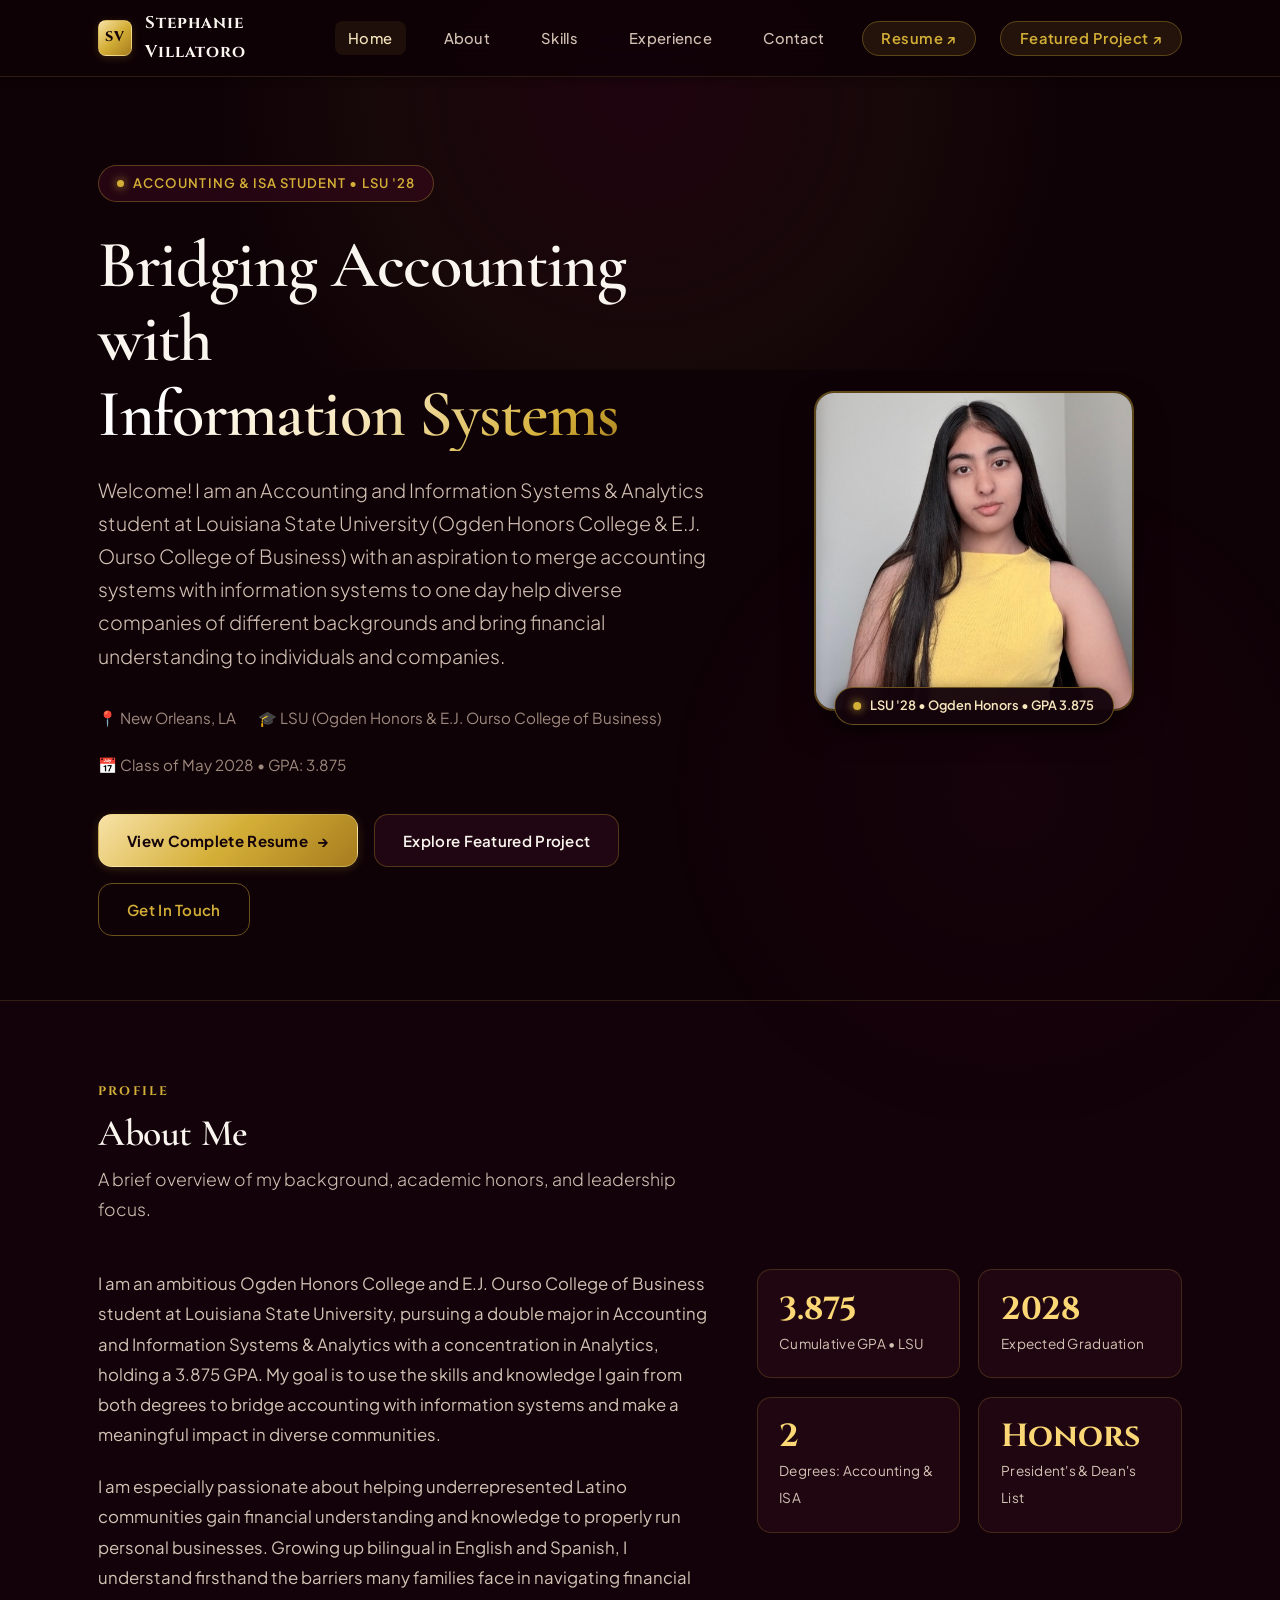
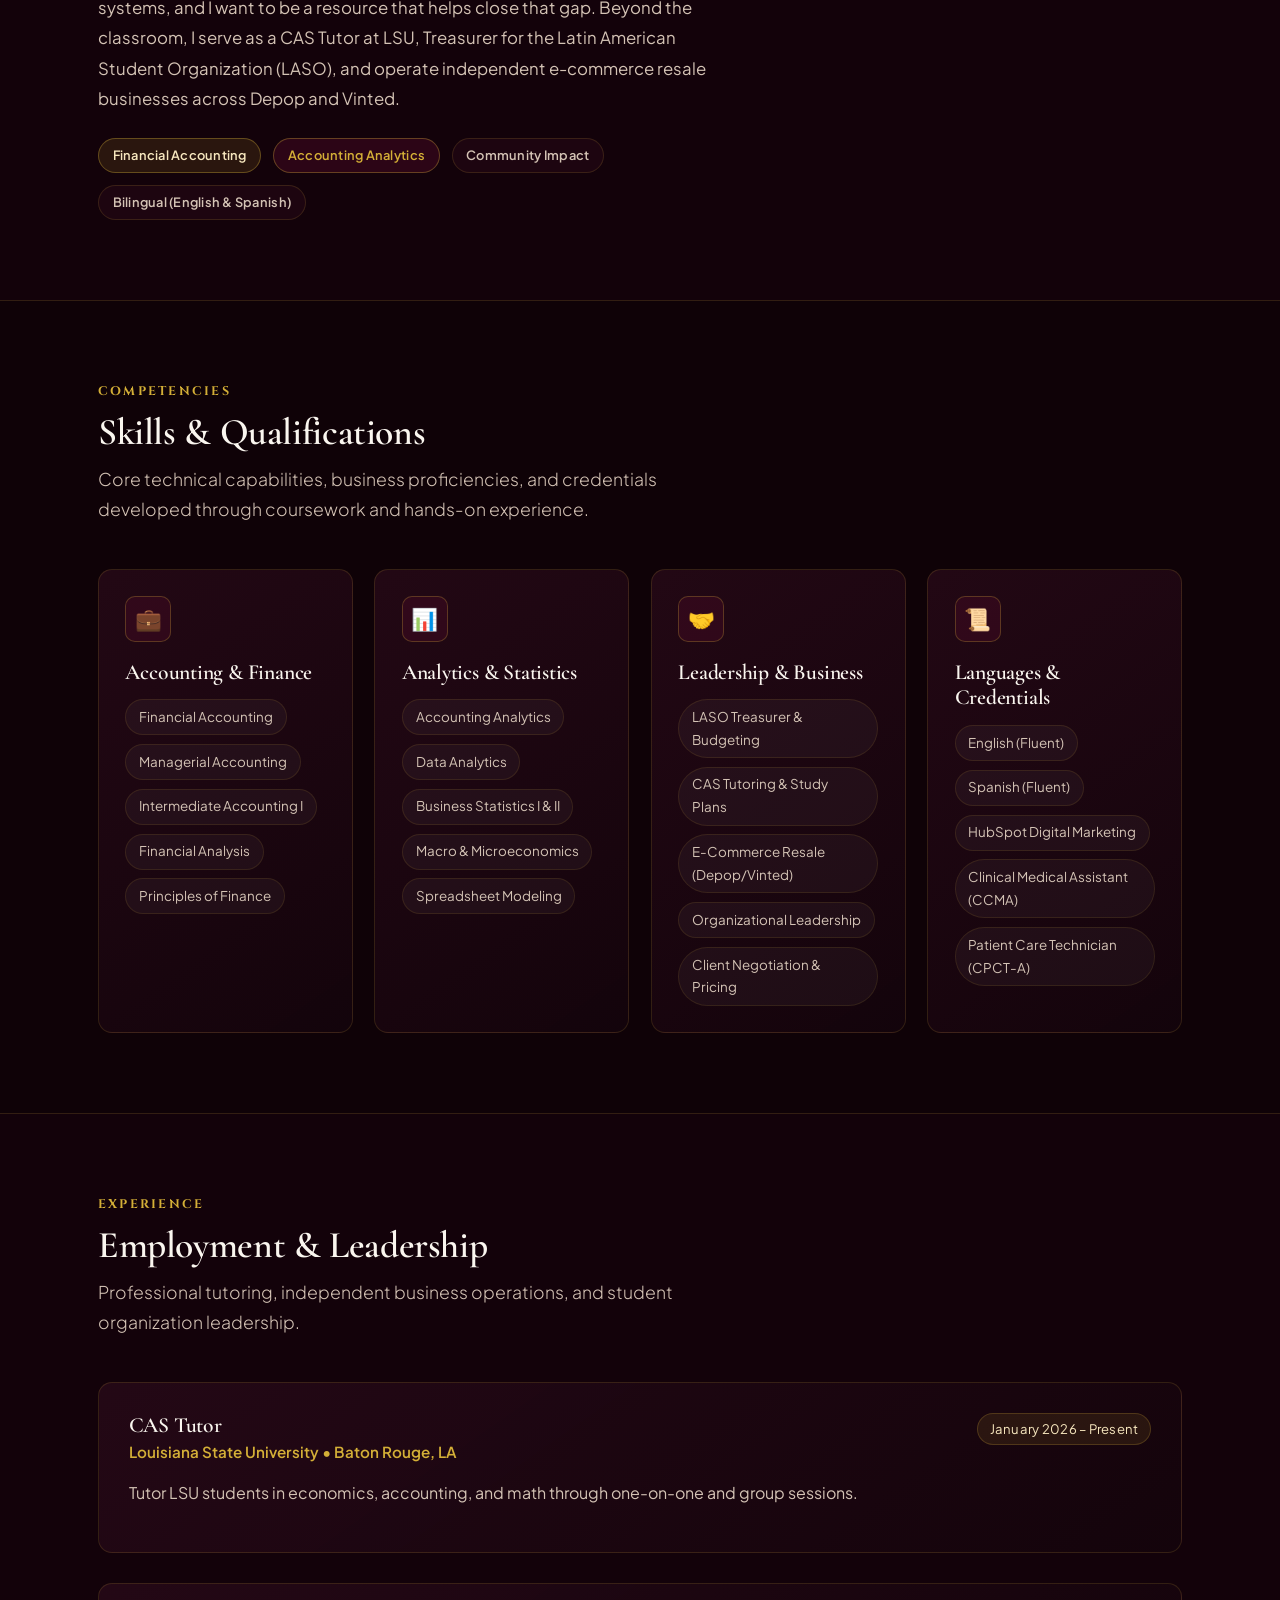
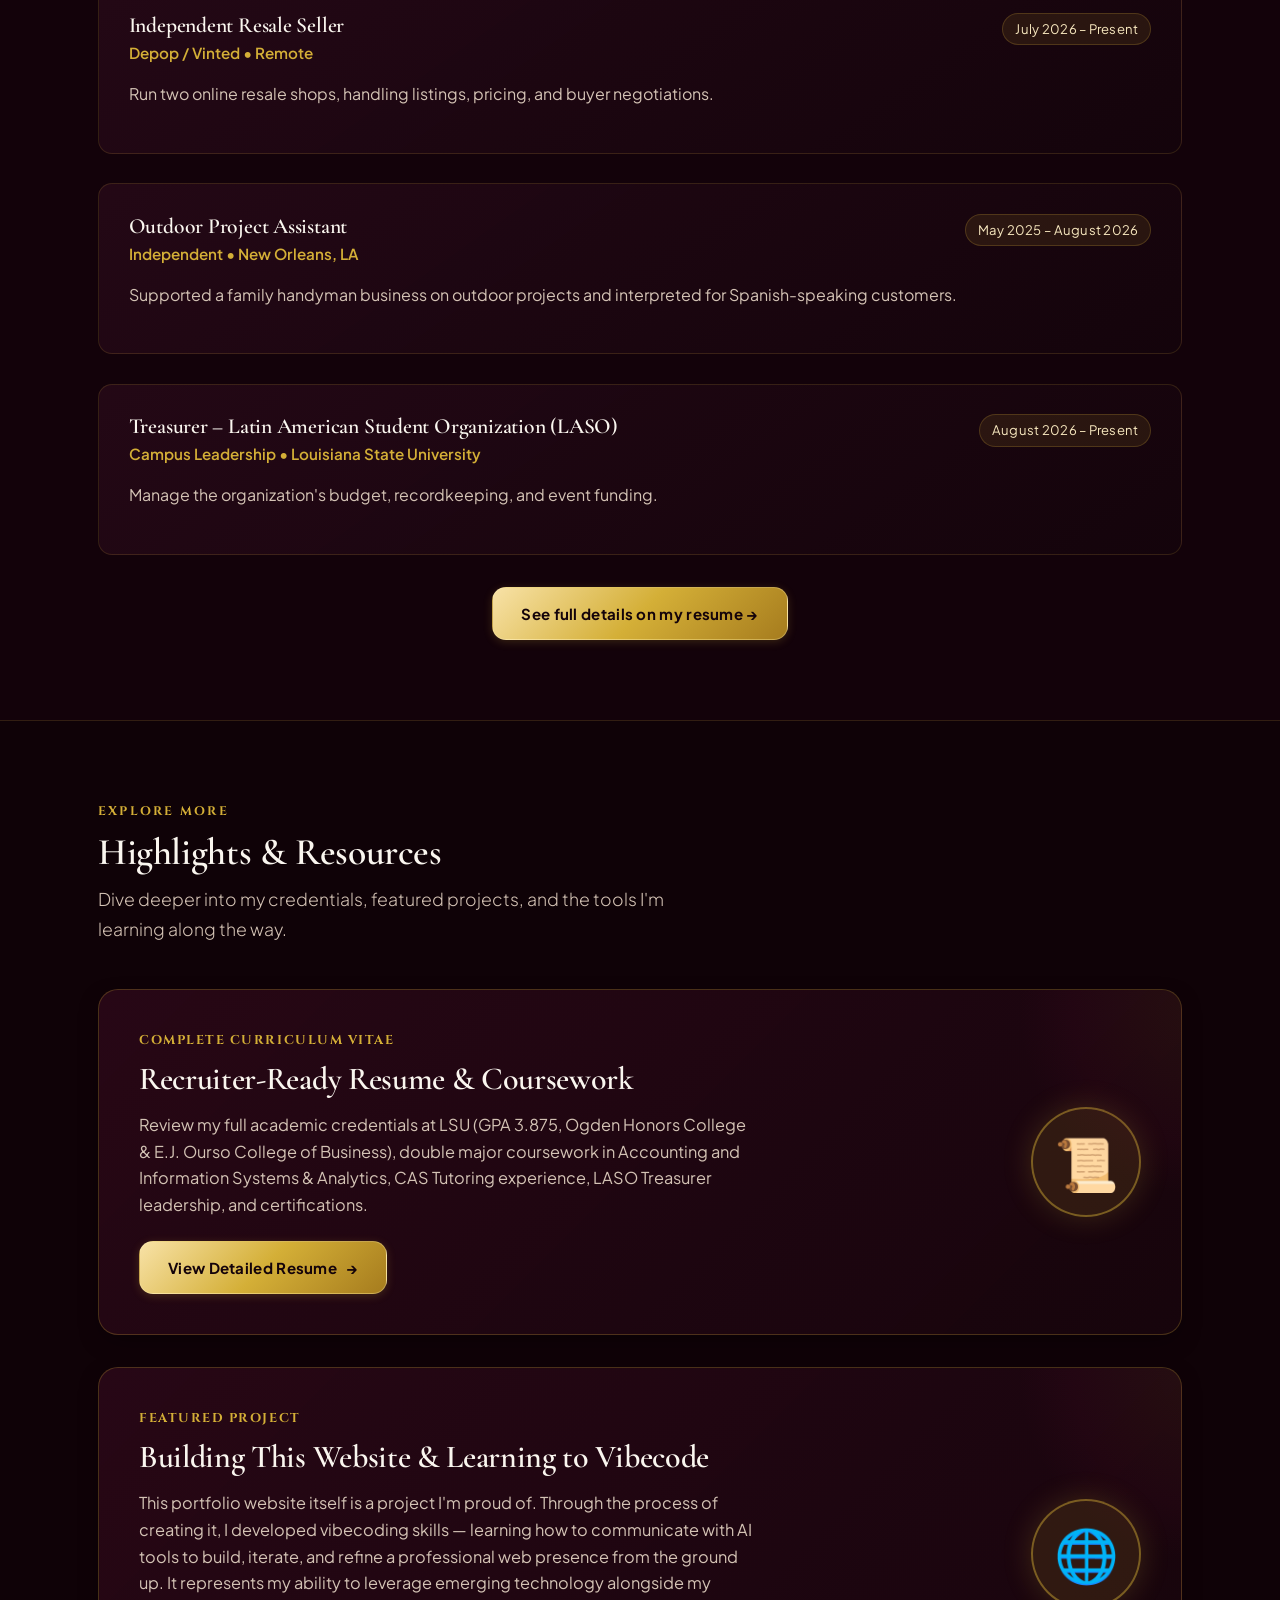
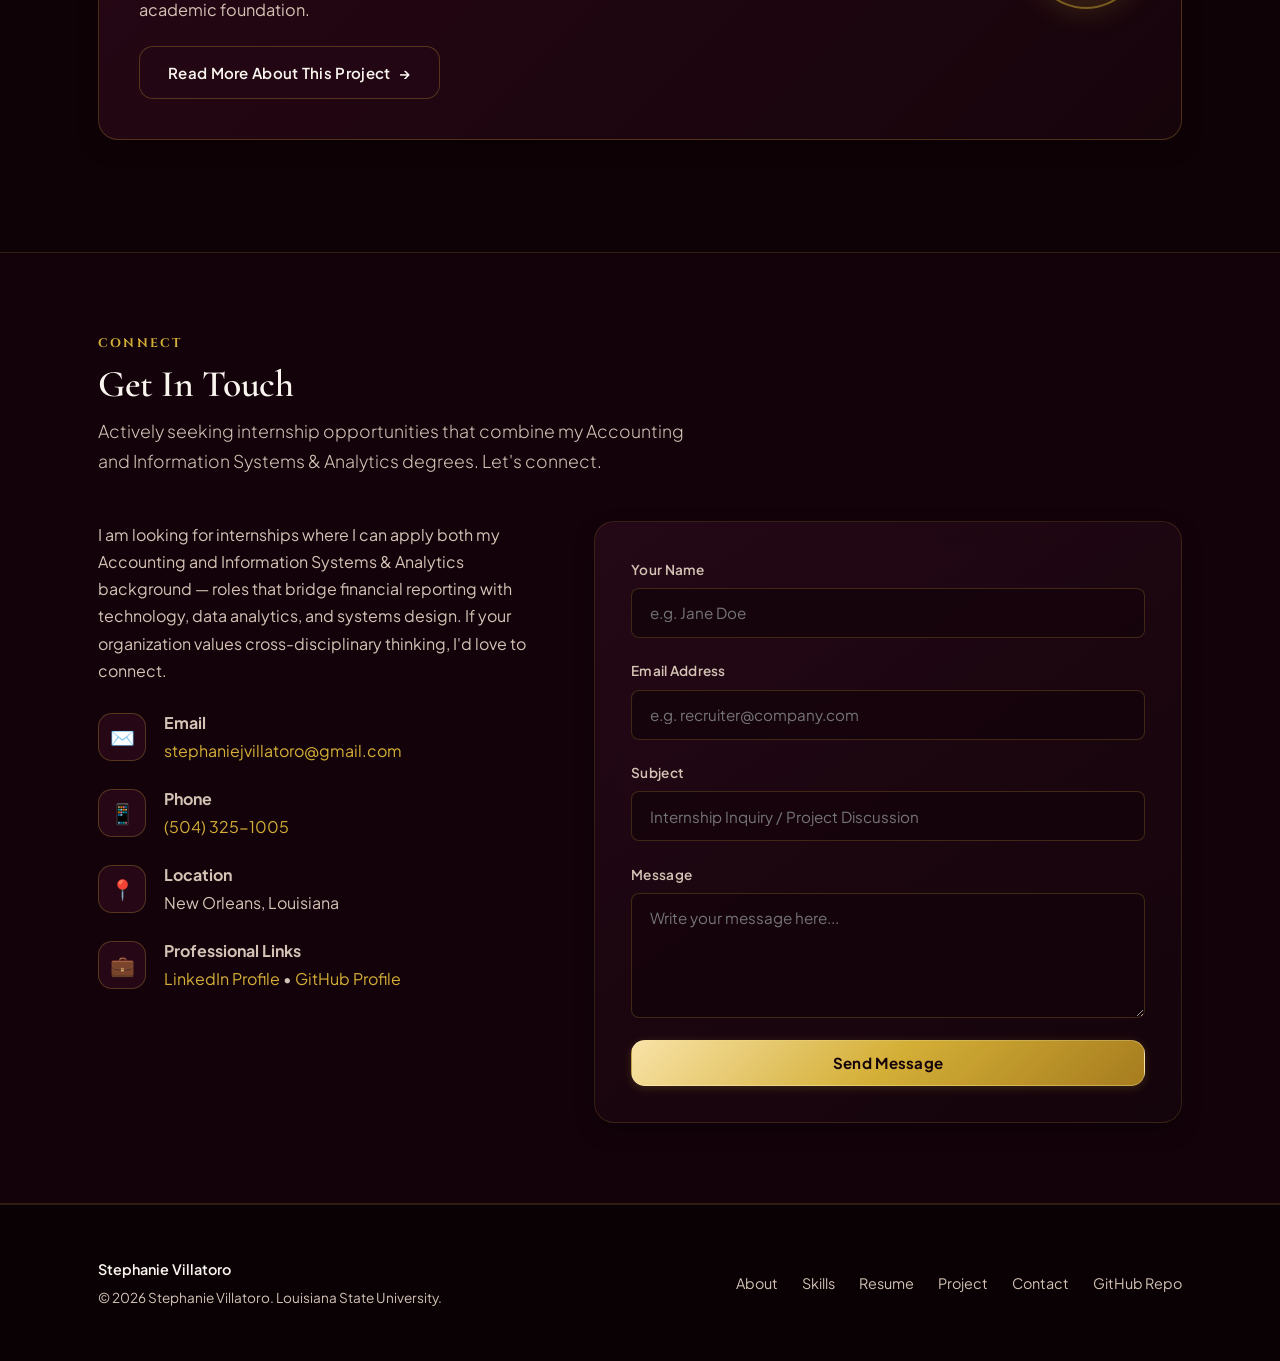
<file: index.html>
<!DOCTYPE html>
<html lang="en">

<head>
  <meta charset="UTF-8">
  <meta name="viewport" content="width=device-width, initial-scale=1.0">
  <meta name="description"
    content="Professional portfolio of Stephanie Villatoro, Accounting and Information Systems & Analytics student at Louisiana State University. Specializing in financial accounting, business statistics, accounting analytics, and systems modeling.">
  <meta name="keywords"
    content="Stephanie Villatoro, Accounting, Information Systems and Analytics, Business Statistics, Financial Analysis, LSU, Honors, Portfolio, Resume">
  <meta name="author" content="Stephanie Villatoro">
  <title>Stephanie Villatoro | Accounting &amp; ISA Portfolio | LSU</title>
  <link rel="preconnect" href="https://fonts.googleapis.com">
  <link rel="preconnect" href="https://fonts.gstatic.com" crossorigin>
  <link
    href="https://fonts.googleapis.com/css2?family=Cinzel:wght@500;600;700;800&family=Cormorant+Garamond:ital,wght@0,400;0,500;0,600;0,700;1,400;1,600&family=Plus+Jakarta+Sans:wght@300;400;500;600;700&display=swap"
    rel="stylesheet">
  <link rel="icon" type="image/svg+xml" href="favicon.svg">
  <link rel="stylesheet" href="css/styles.css">
</head>

<body>

  <!-- Navigation Header -->
  <header class="site-header">
    <div class="container nav-container">
      <a href="index.html" class="brand-logo" aria-label="Stephanie Villatoro Homepage">
        <span class="logo-badge">SV</span>
        <span>Stephanie Villatoro</span>
      </a>

      <button class="mobile-toggle" id="mobileToggle" aria-label="Toggle Navigation Menu" aria-expanded="false">
        ☰
      </button>

      <nav>
        <ul class="nav-links" id="navLinks">
          <li><a href="#hero" class="nav-link">Home</a></li>
          <li><a href="#about" class="nav-link">About</a></li>
          <li><a href="#skills" class="nav-link">Skills</a></li>
          <li><a href="#experience" class="nav-link">Experience</a></li>
          <li><a href="#contact" class="nav-link">Contact</a></li>
          <li><a href="resume.html" class="nav-link nav-highlight">Resume ↗</a></li>
          <li><a href="project.html" class="nav-link nav-highlight">Featured Project ↗</a></li>
        </ul>
      </nav>
    </div>
  </header>

  <main>
    <!-- Hero Section -->
    <section class="hero-section" id="hero">
      <div class="container hero-layout">
        <div class="hero-content">
          <div class="hero-pill">
            <span class="hero-pill-dot"></span>
            Accounting &amp; ISA Student &bull; LSU '28
          </div>
          <h1 class="hero-title">
            Bridging Accounting with <span class="text-gradient">Information Systems</span>
          </h1>
          <p class="hero-subtitle">
            Welcome! I am an Accounting and Information Systems &amp; Analytics student at Louisiana State University
            (Ogden Honors College &amp; E.J. Ourso College of Business) with an aspiration to merge accounting systems
            with information systems to one day help diverse companies of different backgrounds and bring financial
            understanding to individuals and companies.
          </p>

          <div class="hero-meta">
            <span class="hero-meta-item">📍 New Orleans, LA</span>
            <span class="hero-meta-item">🎓 LSU (Ogden Honors &amp; E.J. Ourso College of Business)</span>
            <span class="hero-meta-item">📅 Class of May 2028 &bull; GPA: 3.875</span>
          </div>

          <div class="hero-actions">
            <a href="resume.html" class="btn btn-primary" id="heroResumeBtn">
              View Complete Resume
              <span>→</span>
            </a>
            <a href="project.html" class="btn btn-secondary" id="heroProjectBtn">
              Explore Featured Project
            </a>
            <a href="#contact" class="btn btn-outline" id="heroContactBtn">
              Get In Touch
            </a>
          </div>
        </div>

        <div class="hero-visual">
          <div class="hero-avatar-wrapper">
            <img src="images/stephanie_portrait.jpg" alt="Stephanie Villatoro - Accounting & ISA Student at LSU"
              class="hero-avatar-img">
            <div class="hero-avatar-badge">
              <span class="badge-status-dot"></span>
              <span>LSU '28 &bull; Ogden Honors &bull; GPA 3.875</span>
            </div>
          </div>
        </div>
      </div>
    </section>

    <!-- About Section -->
    <section class="section section-alt" id="about">
      <div class="container">
        <div class="section-header">
          <span class="section-tag">Profile</span>
          <h2 class="section-title">About Me</h2>
          <p class="section-subtitle">A brief overview of my background, academic honors, and leadership focus.</p>
        </div>

        <div class="about-grid">
          <div class="profile-narrative">
            <p>
              I am an ambitious Ogden Honors College and E.J. Ourso College of Business student at Louisiana State
              University, pursuing a double major in Accounting and Information Systems &amp; Analytics with a
              concentration in Analytics, holding a 3.875 GPA. My goal is to use the skills and knowledge I gain from
              both degrees to bridge accounting with information systems and make a meaningful impact in diverse
              communities.
            </p>
            <p>
              I am especially passionate about helping underrepresented Latino communities gain financial understanding
              and knowledge to properly run personal businesses. Growing up bilingual in English and Spanish, I
              understand firsthand the barriers many families face in navigating financial systems, and I want to be a
              resource that helps close that gap. Beyond the classroom, I serve as a CAS Tutor at LSU, Treasurer for the
              Latin American Student Organization (LASO), and operate independent e-commerce resale businesses across
              Depop and Vinted.
            </p>
            <div style="margin-top: 1.5rem; display: flex; gap: 0.75rem; flex-wrap: wrap;">
              <span class="badge badge-primary">Financial Accounting</span>
              <span class="badge badge-emerald">Accounting Analytics</span>
              <span class="badge">Community Impact</span>
              <span class="badge">Bilingual (English &amp; Spanish)</span>
            </div>
          </div>

          <div class="stat-card-group">
            <div class="stat-card">
              <span class="stat-value">3.875</span>
              <span class="stat-label">Cumulative GPA &bull; LSU</span>
            </div>
            <div class="stat-card">
              <span class="stat-value">2028</span>
              <span class="stat-label">Expected Graduation</span>
            </div>
            <div class="stat-card">
              <span class="stat-value">2</span>
              <span class="stat-label">Degrees: Accounting &amp; ISA</span>
            </div>
            <div class="stat-card">
              <span class="stat-value">Honors</span>
              <span class="stat-label">President's &amp; Dean's List</span>
            </div>
          </div>
        </div>
      </div>
    </section>

    <!-- Skills / Competencies Section -->
    <section class="section" id="skills">
      <div class="container">
        <div class="section-header">
          <span class="section-tag">Competencies</span>
          <h2 class="section-title">Skills &amp; Qualifications</h2>
          <p class="section-subtitle">Core technical capabilities, business proficiencies, and credentials developed
            through coursework and hands-on experience.</p>
        </div>

        <div class="grid-4">
          <!-- Card 1 -->
          <div class="skill-card">
            <div class="skill-icon">💼</div>
            <h3 class="skill-category-title">Accounting &amp; Finance</h3>
            <ul class="skill-tag-list">
              <li class="skill-tag">Financial Accounting</li>
              <li class="skill-tag">Managerial Accounting</li>
              <li class="skill-tag">Intermediate Accounting I</li>
              <li class="skill-tag">Financial Analysis</li>
              <li class="skill-tag">Principles of Finance</li>
            </ul>
          </div>

          <!-- Card 2 -->
          <div class="skill-card">
            <div class="skill-icon">📊</div>
            <h3 class="skill-category-title">Analytics &amp; Statistics</h3>
            <ul class="skill-tag-list">
              <li class="skill-tag">Accounting Analytics</li>
              <li class="skill-tag">Data Analytics</li>
              <li class="skill-tag">Business Statistics I &amp; II</li>
              <li class="skill-tag">Macro &amp; Microeconomics</li>
              <li class="skill-tag">Spreadsheet Modeling</li>
            </ul>
          </div>

          <!-- Card 3 -->
          <div class="skill-card">
            <div class="skill-icon">🤝</div>
            <h3 class="skill-category-title">Leadership &amp; Business</h3>
            <ul class="skill-tag-list">
              <li class="skill-tag">LASO Treasurer &amp; Budgeting</li>
              <li class="skill-tag">CAS Tutoring &amp; Study Plans</li>
              <li class="skill-tag">E-Commerce Resale (Depop/Vinted)</li>
              <li class="skill-tag">Organizational Leadership</li>
              <li class="skill-tag">Client Negotiation &amp; Pricing</li>
            </ul>
          </div>

          <!-- Card 4 -->
          <div class="skill-card">
            <div class="skill-icon">📜</div>
            <h3 class="skill-category-title">Languages &amp; Credentials</h3>
            <ul class="skill-tag-list">
              <li class="skill-tag">English (Fluent)</li>
              <li class="skill-tag">Spanish (Fluent)</li>
              <li class="skill-tag">HubSpot Digital Marketing</li>
              <li class="skill-tag">Clinical Medical Assistant (CCMA)</li>
              <li class="skill-tag">Patient Care Technician (CPCT-A)</li>
            </ul>
          </div>
        </div>
      </div>
    </section>

    <!-- Experience Section -->
    <section class="section section-alt" id="experience">
      <div class="container">
        <div class="section-header">
          <span class="section-tag">Experience</span>
          <h2 class="section-title">Employment &amp; Leadership</h2>
          <p class="section-subtitle">Professional tutoring, independent business operations, and student organization
            leadership.</p>
        </div>

        <div class="timeline">
          <article class="timeline-item">
            <div class="timeline-header">
              <div>
                <h3 class="role-title">CAS Tutor</h3>
                <span class="company-name">Louisiana State University &bull; Baton Rouge, LA</span>
              </div>
              <span class="timeline-date">January 2026 &ndash; Present</span>
            </div>
            <p>Tutor LSU students in economics, accounting, and math through one-on-one and group sessions.</p>
          </article>

          <article class="timeline-item">
            <div class="timeline-header">
              <div>
                <h3 class="role-title">Independent Resale Seller</h3>
                <span class="company-name">Depop / Vinted &bull; Remote</span>
              </div>
              <span class="timeline-date">July 2026 &ndash; Present</span>
            </div>
            <p>Run two online resale shops, handling listings, pricing, and buyer negotiations.</p>
          </article>

          <article class="timeline-item">
            <div class="timeline-header">
              <div>
                <h3 class="role-title">Outdoor Project Assistant</h3>
                <span class="company-name">Independent &bull; New Orleans, LA</span>
              </div>
              <span class="timeline-date">May 2025 &ndash; August 2026</span>
            </div>
            <p>Supported a family handyman business on outdoor projects and interpreted for Spanish-speaking customers.
            </p>
          </article>

          <article class="timeline-item">
            <div class="timeline-header">
              <div>
                <h3 class="role-title">Treasurer &ndash; Latin American Student Organization (LASO)</h3>
                <span class="company-name">Campus Leadership &bull; Louisiana State University</span>
              </div>
              <span class="timeline-date">August 2026 &ndash; Present</span>
            </div>
            <p>Manage the organization's budget, recordkeeping, and event funding.</p>
          </article>
        </div>

        <div style="margin-top: 2rem; text-align: center;">
          <a href="resume.html" class="btn btn-primary">See full details on my resume &rarr;</a>
        </div>
      </div>
    </section>

    <!-- Highlights & Resources Section -->
    <section class="section" id="deep-dives">
      <div class="container">
        <div class="section-header">
          <span class="section-tag">Explore More</span>
          <h2 class="section-title">Highlights &amp; Resources</h2>
          <p class="section-subtitle">Dive deeper into my credentials, featured projects, and the tools I'm learning
            along the way.</p>
        </div>

        <!-- Callout 1: Resume -->
        <div class="feature-banner">
          <div class="feature-banner-content">
            <span class="feature-banner-tag">Complete Curriculum Vitae</span>
            <h3 class="feature-banner-title">Recruiter-Ready Resume &amp; Coursework</h3>
            <p class="feature-banner-desc">
              Review my full academic credentials at LSU (GPA 3.875, Ogden Honors College &amp; E.J. Ourso College of
              Business), double major coursework in Accounting and Information Systems &amp; Analytics, CAS Tutoring
              experience, LASO Treasurer leadership, and certifications.
            </p>
            <a href="resume.html" class="btn btn-primary" id="bannerResumeLink">
              View Detailed Resume
              <span>→</span>
            </a>
          </div>
          <div
            style="display: flex; justify-content: center; align-items: center; width: 110px; height: 110px; border-radius: 50%; background: rgba(212, 175, 55, 0.12); border: 2px solid rgba(212, 175, 55, 0.45); box-shadow: 0 0 30px rgba(212, 175, 55, 0.2); flex-shrink: 0;">
            <span style="font-size: 3.25rem;">📜</span>
          </div>
        </div>

        <!-- Callout 2: Featured Project - Website Creation -->
        <div class="feature-banner">
          <div class="feature-banner-content">
            <span class="feature-banner-tag">Featured Project</span>
            <h3 class="feature-banner-title">Building This Website &amp; Learning to Vibecode</h3>
            <p class="feature-banner-desc">
              This portfolio website itself is a project I'm proud of. Through the process of creating it, I developed
              vibecoding skills — learning how to communicate with AI tools to build, iterate, and refine a professional
              web presence from the ground up. It represents my ability to leverage emerging technology alongside my
              academic foundation.
            </p>
            <a href="project.html" class="btn btn-secondary" id="bannerProjectLink">
              Read More About This Project
              <span>→</span>
            </a>
          </div>
          <div
            style="display: flex; justify-content: center; align-items: center; width: 110px; height: 110px; border-radius: 50%; background: rgba(212, 175, 55, 0.12); border: 2px solid rgba(212, 175, 55, 0.45); box-shadow: 0 0 30px rgba(212, 175, 55, 0.2); flex-shrink: 0;">
            <span style="font-size: 3.25rem;">🌐</span>
          </div>
        </div>
      </div>
    </section>

    <!-- Contact Section -->
    <section class="section section-alt" id="contact">
      <div class="container">
        <div class="section-header">
          <span class="section-tag">Connect</span>
          <h2 class="section-title">Get In Touch</h2>
          <p class="section-subtitle">Actively seeking internship opportunities that combine my Accounting and
            Information Systems &amp; Analytics degrees. Let's connect.</p>
        </div>

        <div class="contact-grid">
          <div>
            <p>
              I am looking for internships where I can apply both my Accounting and Information Systems &amp; Analytics
              background — roles that bridge financial reporting with technology, data analytics, and systems design. If
              your organization values cross-disciplinary thinking, I'd love to connect.
            </p>
            <div class="contact-info-list">
              <div class="contact-info-item">
                <div class="contact-icon-box">✉️</div>
                <div>
                  <strong>Email</strong><br>
                  <a href="mailto:stephaniejvillatoro@gmail.com">stephaniejvillatoro@gmail.com</a>
                </div>
              </div>
              <div class="contact-info-item">
                <div class="contact-icon-box">📱</div>
                <div>
                  <strong>Phone</strong><br>
                  <a href="tel:5043251005">(504) 325-1005</a>
                </div>
              </div>
              <div class="contact-info-item">
                <div class="contact-icon-box">📍</div>
                <div>
                  <strong>Location</strong><br>
                  <span>New Orleans, Louisiana</span>
                </div>
              </div>
              <div class="contact-info-item">
                <div class="contact-icon-box">💼</div>
                <div>
                  <strong>Professional Links</strong><br>
                  <a href="https://www.linkedin.com/in/stephanie-villatoro-53b615313" target="_blank"
                    rel="noopener noreferrer">LinkedIn Profile</a> &bull;
                  <a href="https://github.com/Stephanievillatoro" target="_blank" rel="noopener noreferrer">GitHub
                    Profile</a>
                </div>
              </div>
            </div>
          </div>

          <!-- Contact Form with JS validation -->
          <div class="glass-card">
            <div id="formStatus" style="display: none;"></div>
            <form class="contact-form" id="contactForm">
              <div class="form-group">
                <label for="contactName" class="form-label">Your Name</label>
                <input type="text" id="contactName" class="form-input" placeholder="e.g. Jane Doe" required>
              </div>
              <div class="form-group">
                <label for="contactEmail" class="form-label">Email Address</label>
                <input type="email" id="contactEmail" class="form-input" placeholder="e.g. recruiter@company.com"
                  required>
              </div>
              <div class="form-group">
                <label for="contactSubject" class="form-label">Subject</label>
                <input type="text" id="contactSubject" class="form-input"
                  placeholder="Internship Inquiry / Project Discussion" required>
              </div>
              <div class="form-group">
                <label for="contactMessage" class="form-label">Message</label>
                <textarea id="contactMessage" class="form-textarea" placeholder="Write your message here..."
                  required></textarea>
              </div>
              <button type="submit" class="btn btn-primary" id="sendMessageBtn">
                Send Message
              </button>
            </form>
          </div>
        </div>
      </div>
    </section>
  </main>

  <!-- Footer -->
  <footer class="site-footer">
    <div class="container footer-content">
      <div>
        <p style="margin-bottom: 0.25rem; font-weight: 600; color: var(--text-primary);">
          Stephanie Villatoro
        </p>
        <p style="margin-bottom: 0; font-size: 0.85rem;">
          &copy; 2026 Stephanie Villatoro. Louisiana State University.
        </p>
      </div>
      <ul class="footer-links">
        <li><a href="#about">About</a></li>
        <li><a href="#skills">Skills</a></li>
        <li><a href="resume.html">Resume</a></li>
        <li><a href="project.html">Project</a></li>
        <li><a href="#contact">Contact</a></li>
        <li><a href="https://github.com/Stephanievillatoro/Stephanie-Website" target="_blank"
            rel="noopener noreferrer">GitHub Repo</a></li>
      </ul>
    </div>
  </footer>

  <script src="js/main.js"></script>
</body>

</html>
</file>
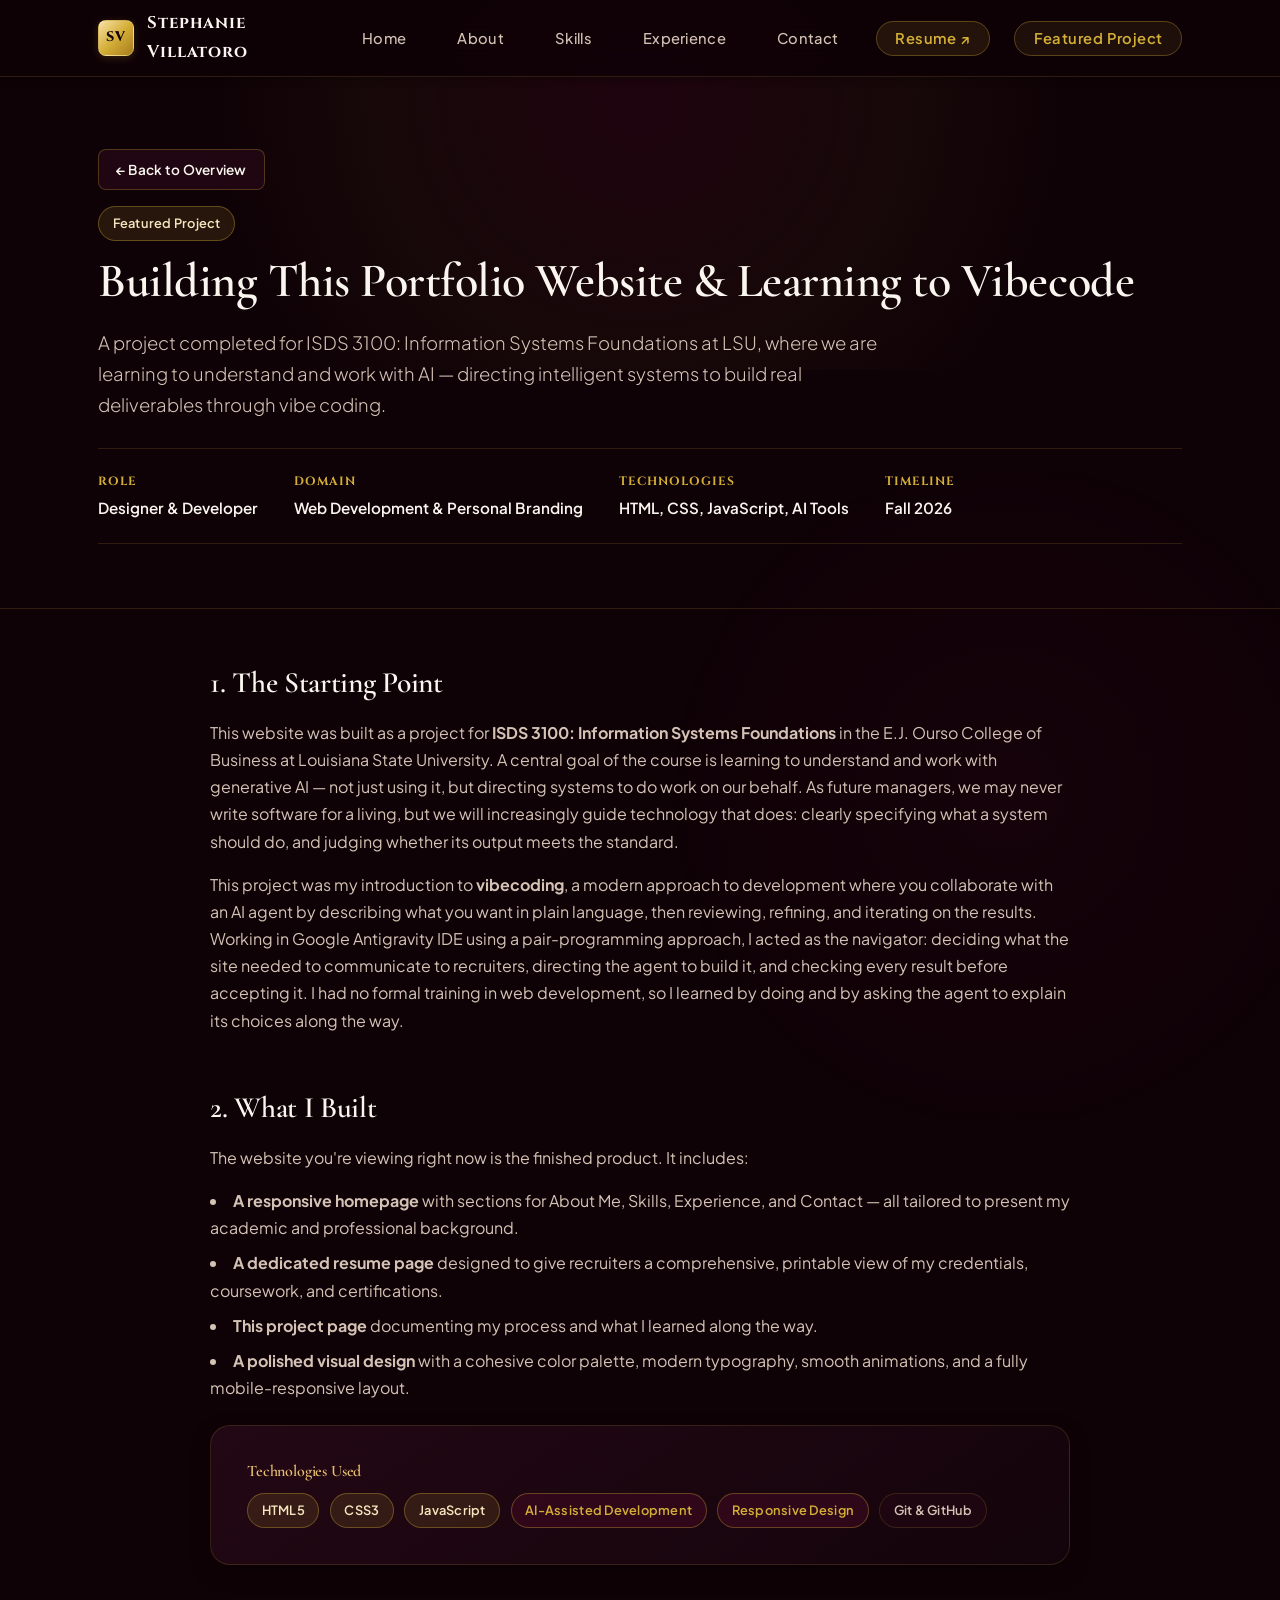
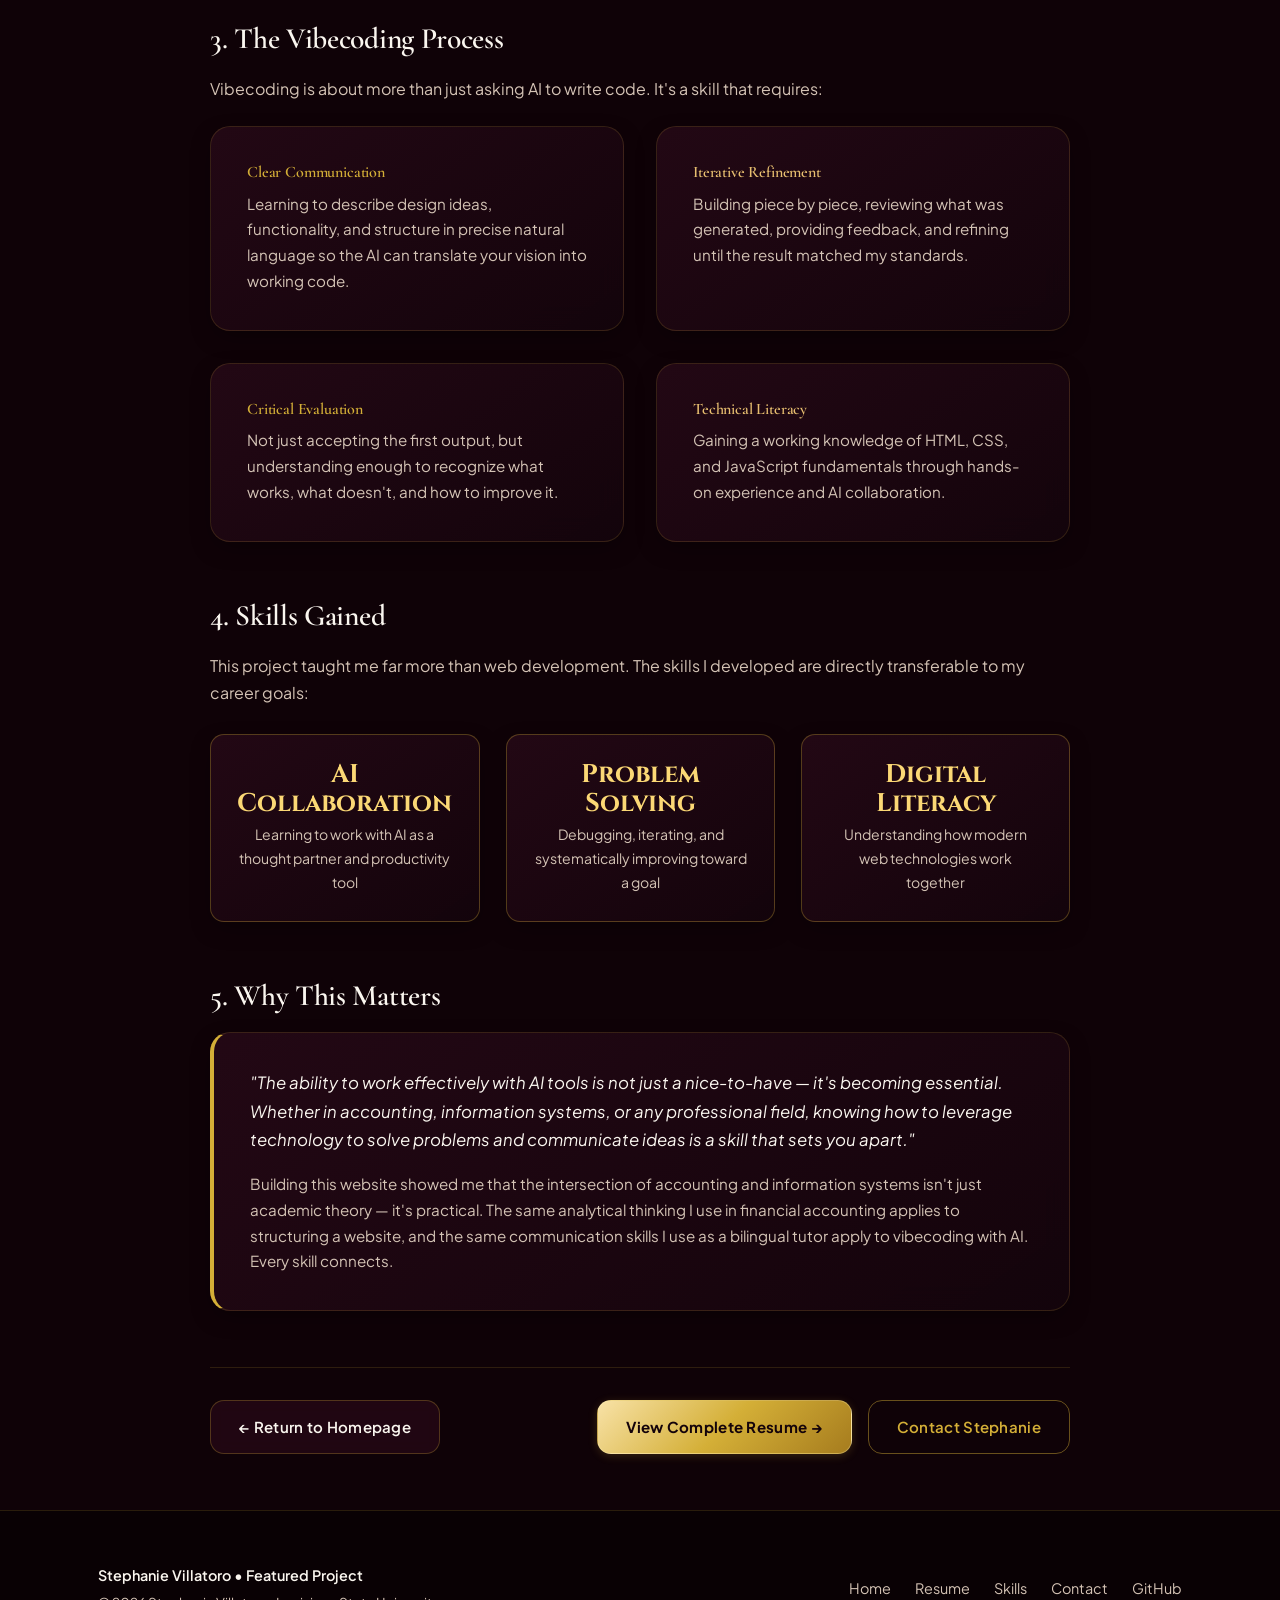
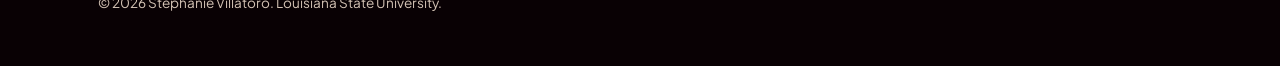
<file: project.html>
<!DOCTYPE html>
<html lang="en">

<head>
  <meta charset="UTF-8">
  <meta name="viewport" content="width=device-width, initial-scale=1.0">
  <meta name="description"
    content="Featured Project: Building a Professional Portfolio Website & Learning Vibecoding Skills by Stephanie Villatoro. AI-assisted web development, iterative design, and emerging technology skills.">
  <title>Featured Project &bull; Website Creation &amp; Vibecoding | Stephanie Villatoro</title>
  <link rel="preconnect" href="https://fonts.googleapis.com">
  <link rel="preconnect" href="https://fonts.gstatic.com" crossorigin>
  <link
    href="https://fonts.googleapis.com/css2?family=Cinzel:wght@500;600;700;800&family=Cormorant+Garamond:ital,wght@0,400;0,500;0,600;0,700;1,400;1,600&family=Plus+Jakarta+Sans:wght@300;400;500;600;700&display=swap"
    rel="stylesheet">
  <link rel="icon" type="image/svg+xml" href="favicon.svg">
  <link rel="stylesheet" href="css/styles.css">
</head>

<body>

  <!-- Navigation Header -->
  <header class="site-header">
    <div class="container nav-container">
      <a href="index.html" class="brand-logo" aria-label="Stephanie Villatoro Homepage">
        <span class="logo-badge">SV</span>
        <span>Stephanie Villatoro</span>
      </a>

      <button class="mobile-toggle" id="mobileToggle" aria-label="Toggle Navigation Menu" aria-expanded="false">
        ☰
      </button>

      <nav>
        <ul class="nav-links" id="navLinks">
          <li><a href="index.html" class="nav-link">Home</a></li>
          <li><a href="index.html#about" class="nav-link">About</a></li>
          <li><a href="index.html#skills" class="nav-link">Skills</a></li>
          <li><a href="index.html#experience" class="nav-link">Experience</a></li>
          <li><a href="index.html#contact" class="nav-link">Contact</a></li>
          <li><a href="resume.html" class="nav-link nav-highlight">Resume ↗</a></li>
          <li><a href="project.html" class="nav-link active nav-highlight">Featured Project</a></li>
        </ul>
      </nav>
    </div>
  </header>

  <main>
    <!-- Project Hero -->
    <section class="project-hero">
      <div class="container">
        <div style="margin-bottom: 1rem;">
          <a href="index.html" class="btn btn-secondary btn-sm">
            ← Back to Overview
          </a>
        </div>
        <span class="badge badge-primary" style="margin-bottom: 0.75rem;">Featured Project</span>
        <h1 class="section-title" style="font-size: clamp(2rem, 4vw, 3rem); margin-bottom: 1rem;">
          Building This Portfolio Website &amp; Learning to Vibecode
        </h1>
        <p class="section-subtitle" style="max-width: 800px; font-size: 1.15rem;">
          A project completed for ISDS 3100: Information Systems Foundations at LSU, where we are learning to understand
          and work with AI &mdash; directing intelligent systems to build real deliverables through vibe coding.
        </p>

        <!-- Project Meta Quick Bar -->
        <div class="project-meta-bar">
          <div class="project-meta-col">
            <span class="meta-label">Role</span>
            <span class="meta-val">Designer &amp; Developer</span>
          </div>
          <div class="project-meta-col">
            <span class="meta-label">Domain</span>
            <span class="meta-val">Web Development &amp; Personal Branding</span>
          </div>
          <div class="project-meta-col">
            <span class="meta-label">Technologies</span>
            <span class="meta-val">HTML, CSS, JavaScript, AI Tools</span>
          </div>
          <div class="project-meta-col">
            <span class="meta-label">Timeline</span>
            <span class="meta-val">Fall 2026</span>
          </div>
        </div>
      </div>
    </section>

    <!-- Detailed Content Body -->
    <div class="container project-content-body">
      <div style="max-width: 860px; margin: 0 auto;">

        <!-- Block 1: The Idea -->
        <section class="case-study-block">
          <h3>1. The Starting Point</h3>
          <p>
            This website was built as a project for <strong>ISDS 3100: Information Systems Foundations</strong> in the
            E.J. Ourso College of Business at Louisiana State University. A central goal of the course is learning to
            understand and work with generative AI &mdash; not just using it, but directing systems to do work on our
            behalf. As future managers, we may never write software for a living, but we will increasingly guide
            technology that does: clearly specifying what a system should do, and judging whether its output meets the
            standard.
          </p>
          <p>
            This project was my introduction to <strong>vibecoding</strong>, a modern approach to development where you
            collaborate with an AI agent by describing what you want in plain language, then reviewing, refining, and
            iterating on the results. Working in Google Antigravity IDE using a pair-programming approach, I acted as
            the navigator: deciding what the site needed to communicate to recruiters, directing the agent to build it,
            and checking every result before accepting it. I had no formal training in web development, so I learned by
            doing and by asking the agent to explain its choices along the way.
          </p>
        </section>

        <!-- Block 2: What I Built -->
        <section class="case-study-block">
          <h3>2. What I Built</h3>
          <p>
            The website you're viewing right now is the finished product. It includes:
          </p>
          <ul style="margin-bottom: 1.5rem; display: flex; flex-direction: column; gap: 0.5rem;">
            <li><strong>A responsive homepage</strong> with sections for About Me, Skills, Experience, and Contact
              &mdash; all tailored to present my academic and professional background.</li>
            <li><strong>A dedicated resume page</strong> designed to give recruiters a comprehensive, printable view of
              my credentials, coursework, and certifications.</li>
            <li><strong>This project page</strong> documenting my process and what I learned along the way.</li>
            <li><strong>A polished visual design</strong> with a cohesive color palette, modern typography, smooth
              animations, and a fully mobile-responsive layout.</li>
          </ul>

          <div class="glass-card" style="margin: 1.5rem 0;">
            <h4 style="color: var(--accent-secondary); margin-bottom: 0.75rem;">Technologies Used</h4>
            <div style="display: flex; flex-wrap: wrap; gap: 0.65rem;">
              <span class="badge badge-primary">HTML5</span>
              <span class="badge badge-primary">CSS3</span>
              <span class="badge badge-primary">JavaScript</span>
              <span class="badge badge-emerald">AI-Assisted Development</span>
              <span class="badge badge-emerald">Responsive Design</span>
              <span class="badge">Git &amp; GitHub</span>
            </div>
          </div>
        </section>

        <!-- Block 3: The Vibecoding Process -->
        <section class="case-study-block">
          <h3>3. The Vibecoding Process</h3>
          <p>
            Vibecoding is about more than just asking AI to write code. It's a skill that requires:
          </p>

          <div class="grid-2" style="margin-top: 1.5rem;">
            <div class="glass-card">
              <h4 style="color: var(--accent-primary); margin-bottom: 0.5rem;">Clear Communication</h4>
              <p style="font-size: 0.95rem; margin-bottom: 0;">
                Learning to describe design ideas, functionality, and structure in precise natural language so the AI
                can translate your vision into working code.
              </p>
            </div>
            <div class="glass-card">
              <h4 style="color: var(--accent-secondary); margin-bottom: 0.5rem;">Iterative Refinement</h4>
              <p style="font-size: 0.95rem; margin-bottom: 0;">
                Building piece by piece, reviewing what was generated, providing feedback, and refining until the result
                matched my standards.
              </p>
            </div>
            <div class="glass-card">
              <h4 style="color: var(--accent-primary); margin-bottom: 0.5rem;">Critical Evaluation</h4>
              <p style="font-size: 0.95rem; margin-bottom: 0;">
                Not just accepting the first output, but understanding enough to recognize what works, what doesn't, and
                how to improve it.
              </p>
            </div>
            <div class="glass-card">
              <h4 style="color: var(--accent-secondary); margin-bottom: 0.5rem;">Technical Literacy</h4>
              <p style="font-size: 0.95rem; margin-bottom: 0;">
                Gaining a working knowledge of HTML, CSS, and JavaScript fundamentals through hands-on experience and AI
                collaboration.
              </p>
            </div>
          </div>
        </section>

        <!-- Block 4: What I Learned -->
        <section class="case-study-block">
          <h3>4. Skills Gained</h3>
          <p>
            This project taught me far more than web development. The skills I developed are directly transferable to my
            career goals:
          </p>

          <div class="kpi-stat-grid">
            <div class="kpi-card">
              <div class="number" style="font-size: 1.6rem;">AI Collaboration</div>
              <div class="desc">Learning to work with AI as a thought partner and productivity tool</div>
            </div>
            <div class="kpi-card">
              <div class="number" style="font-size: 1.6rem;">Problem Solving</div>
              <div class="desc">Debugging, iterating, and systematically improving toward a goal</div>
            </div>
            <div class="kpi-card">
              <div class="number" style="font-size: 1.6rem;">Digital Literacy</div>
              <div class="desc">Understanding how modern web technologies work together</div>
            </div>
          </div>
        </section>

        <!-- Block 5: Reflection -->
        <section class="case-study-block">
          <h3>5. Why This Matters</h3>
          <div class="glass-card" style="border-left: 4px solid var(--accent-primary);">
            <p style="font-style: italic; color: var(--text-primary); font-size: 1.05rem;">
              "The ability to work effectively with AI tools is not just a nice-to-have &mdash; it's becoming essential.
              Whether in accounting, information systems, or any professional field, knowing how to leverage technology
              to solve problems and communicate ideas is a skill that sets you apart."
            </p>
            <p style="margin-bottom: 0; font-size: 0.95rem;">
              Building this website showed me that the intersection of accounting and information systems isn't just
              academic theory &mdash; it's practical. The same analytical thinking I use in financial accounting applies
              to structuring a website, and the same communication skills I use as a bilingual tutor apply to vibecoding
              with AI. Every skill connects.
            </p>
          </div>
        </section>

        <!-- Bottom Navigation Actions -->
        <div
          style="display: flex; justify-content: space-between; align-items: center; flex-wrap: wrap; gap: 1rem; padding-top: 2rem; border-top: 1px solid var(--border-subtle);">
          <a href="index.html" class="btn btn-secondary">
            ← Return to Homepage
          </a>
          <div style="display: flex; gap: 1rem;">
            <a href="resume.html" class="btn btn-primary">
              View Complete Resume →
            </a>
            <a href="index.html#contact" class="btn btn-outline">
              Contact Stephanie
            </a>
          </div>
        </div>

      </div>
    </div>
  </main>

  <!-- Footer -->
  <footer class="site-footer">
    <div class="container footer-content">
      <div>
        <p style="margin-bottom: 0.25rem; font-weight: 600; color: var(--text-primary);">
          Stephanie Villatoro &bull; Featured Project
        </p>
        <p style="margin-bottom: 0; font-size: 0.85rem;">
          &copy; 2026 Stephanie Villatoro. Louisiana State University.
        </p>
      </div>
      <ul class="footer-links">
        <li><a href="index.html">Home</a></li>
        <li><a href="resume.html">Resume</a></li>
        <li><a href="index.html#skills">Skills</a></li>
        <li><a href="index.html#contact">Contact</a></li>
        <li><a href="https://github.com/Stephanievillatoro/Stephanie-Website" target="_blank"
            rel="noopener noreferrer">GitHub</a></li>
      </ul>
    </div>
  </footer>

  <script src="js/main.js"></script>
</body>

</html>
</file>
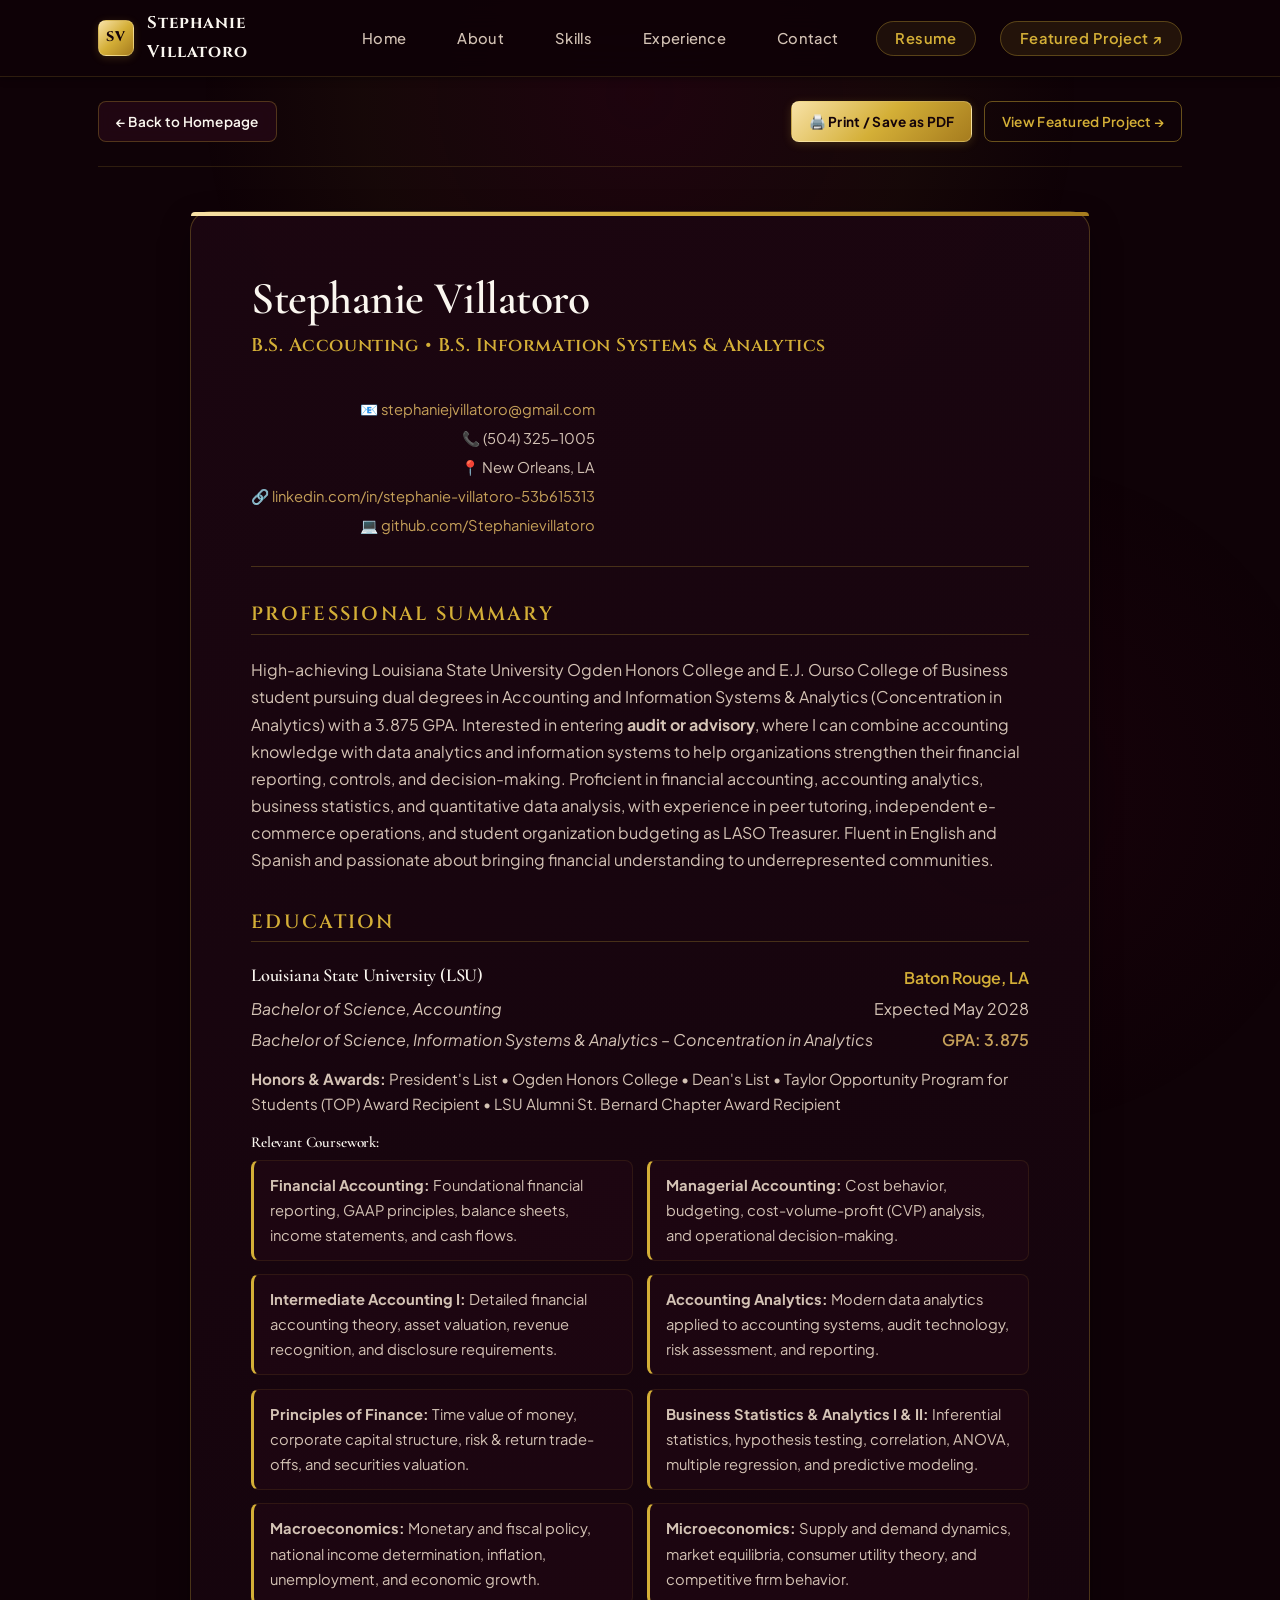
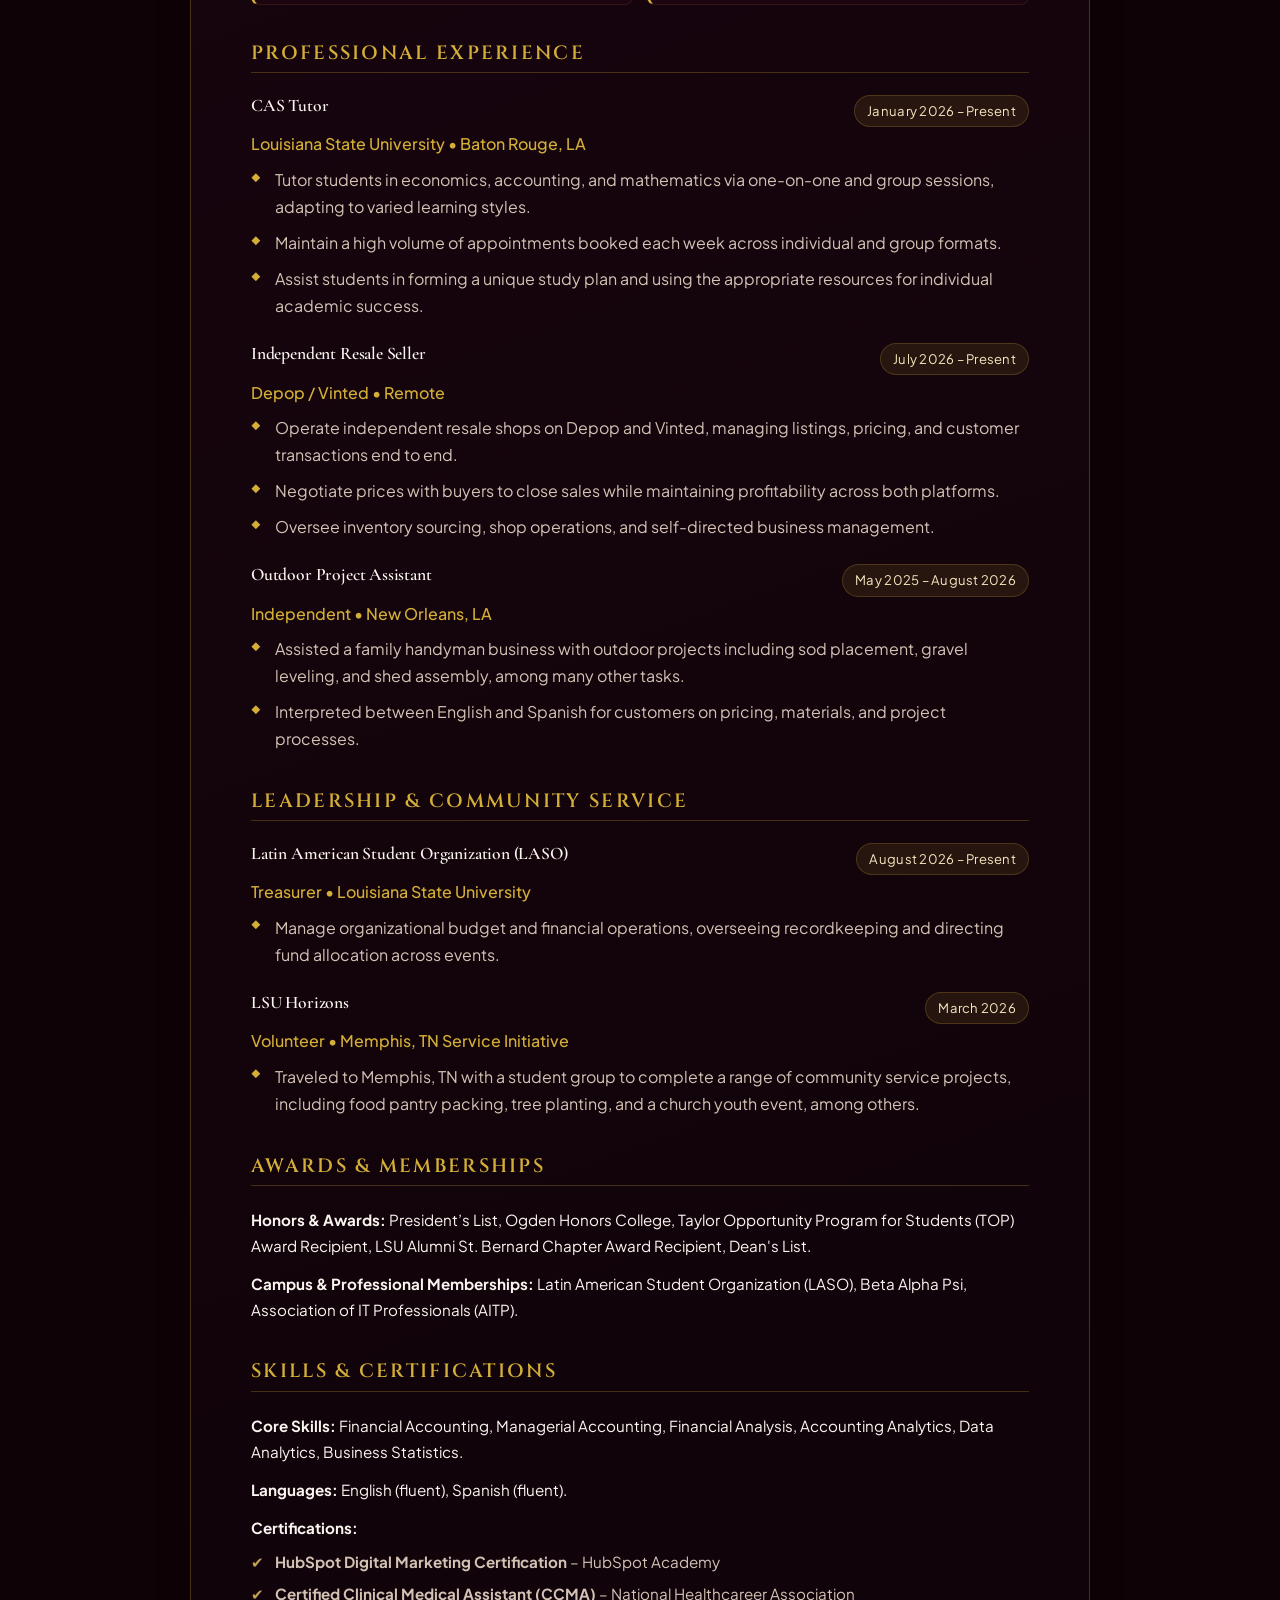
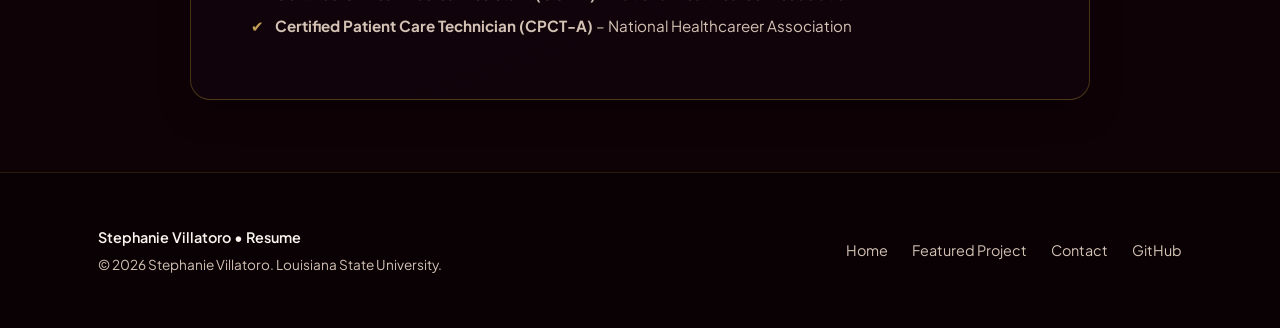
<file: resume.html>
<!DOCTYPE html>
<html lang="en">

<head>
  <meta charset="UTF-8">
  <meta name="viewport" content="width=device-width, initial-scale=1.0">
  <meta name="description"
    content="Resume of Stephanie Villatoro - Accounting & Information Systems and Analytics student at Louisiana State University. Detailed education, coursework, experience, leadership, awards, and certifications.">
  <title>Resume &bull; Stephanie Villatoro | LSU Accounting &amp; ISA</title>
  <link rel="preconnect" href="https://fonts.googleapis.com">
  <link rel="preconnect" href="https://fonts.gstatic.com" crossorigin>
  <link
    href="https://fonts.googleapis.com/css2?family=Cinzel:wght@500;600;700;800&family=Cormorant+Garamond:ital,wght@0,400;0,500;0,600;0,700;1,400;1,600&family=Plus+Jakarta+Sans:wght@300;400;500;600;700&display=swap"
    rel="stylesheet">
  <link rel="icon" type="image/svg+xml" href="favicon.svg">
  <link rel="stylesheet" href="css/styles.css">
</head>

<body>

  <!-- Navigation Header -->
  <header class="site-header">
    <div class="container nav-container">
      <a href="index.html" class="brand-logo" aria-label="Stephanie Villatoro Homepage">
        <span class="logo-badge">SV</span>
        <span>Stephanie Villatoro</span>
      </a>

      <button class="mobile-toggle" id="mobileToggle" aria-label="Toggle Navigation Menu" aria-expanded="false">
        ☰
      </button>

      <nav>
        <ul class="nav-links" id="navLinks">
          <li><a href="index.html" class="nav-link">Home</a></li>
          <li><a href="index.html#about" class="nav-link">About</a></li>
          <li><a href="index.html#skills" class="nav-link">Skills</a></li>
          <li><a href="index.html#experience" class="nav-link">Experience</a></li>
          <li><a href="index.html#contact" class="nav-link">Contact</a></li>
          <li><a href="resume.html" class="nav-link active nav-highlight">Resume</a></li>
          <li><a href="project.html" class="nav-link nav-highlight">Featured Project ↗</a></li>
        </ul>
      </nav>
    </div>
  </header>

  <main class="container">
    <!-- Toolbar (No-print) -->
    <div class="resume-toolbar no-print">
      <div>
        <a href="index.html" class="btn btn-secondary btn-sm" id="backHomeBtn">
          ← Back to Homepage
        </a>
      </div>
      <div style="display: flex; gap: 0.75rem;">
        <button type="button" class="btn btn-primary btn-sm" id="printResumeBtn">
          🖨️ Print / Save as PDF
        </button>
        <a href="project.html" class="btn btn-outline btn-sm">
          View Featured Project →
        </a>
      </div>
    </div>

    <!-- Resume Document Container -->
    <article class="resume-paper" id="resumeDocument">
      <!-- Resume Header -->
      <header class="resume-header">
        <div>
          <h1 class="resume-name">Stephanie Villatoro</h1>
          <p class="resume-role">B.S. Accounting &bull; B.S. Information Systems &amp; Analytics</p>
        </div>
        <div class="resume-contact-inline">
          <span>📧 <a href="mailto:stephaniejvillatoro@gmail.com">stephaniejvillatoro@gmail.com</a></span>
          <span>📞 (504) 325-1005</span>
          <span>📍 New Orleans, LA</span>
          <span>🔗 <a href="https://www.linkedin.com/in/stephanie-villatoro-53b615313" target="_blank"
              rel="noopener noreferrer">linkedin.com/in/stephanie-villatoro-53b615313</a></span>
          <span>💻 <a href="https://github.com/Stephanievillatoro" target="_blank"
              rel="noopener noreferrer">github.com/Stephanievillatoro</a></span>
        </div>
      </header>

      <!-- Executive Profile / Professional Summary -->
      <section class="resume-section">
        <h2 class="resume-section-title">Professional Summary</h2>
        <p>
          High-achieving Louisiana State University Ogden Honors College and E.J. Ourso College of Business student
          pursuing dual degrees in Accounting and Information Systems &amp; Analytics (Concentration in Analytics) with
          a 3.875 GPA. Interested in entering <strong>audit or advisory</strong>, where I can combine accounting
          knowledge with data analytics and information systems to help organizations strengthen their financial
          reporting, controls, and decision-making. Proficient in financial accounting, accounting analytics, business
          statistics, and quantitative data analysis, with experience in peer tutoring, independent e-commerce
          operations, and student organization budgeting as LASO Treasurer. Fluent in English and Spanish and passionate
          about bringing financial understanding to underrepresented communities.
        </p>
      </section>

      <!-- Education -->
      <section class="resume-section">
        <h2 class="resume-section-title">Education</h2>
        <div style="display: flex; justify-content: space-between; flex-wrap: wrap; margin-bottom: 0.25rem;">
          <h3 style="font-size: 1.15rem; color: var(--text-primary);">Louisiana State University (LSU)</h3>
          <span style="font-weight: 600; color: var(--accent-primary);">Baton Rouge, LA</span>
        </div>
        <div
          style="display: flex; justify-content: space-between; flex-wrap: wrap; margin-bottom: 0.25rem; color: var(--text-secondary);">
          <em>Bachelor of Science, Accounting</em>
          <span>Expected May 2028</span>
        </div>
        <div
          style="display: flex; justify-content: space-between; flex-wrap: wrap; margin-bottom: 0.75rem; color: var(--text-secondary);">
          <em>Bachelor of Science, Information Systems &amp; Analytics &ndash; Concentration in Analytics</em>
          <span style="font-weight: 600; color: var(--accent-emerald);">GPA: 3.875</span>
        </div>
        <p style="margin-bottom: 0.75rem; font-size: 0.95rem;">
          <strong>Honors &amp; Awards:</strong> President's List &bull; Ogden Honors College &bull; Dean's List &bull;
          Taylor Opportunity Program for Students (TOP) Award Recipient &bull; LSU Alumni St. Bernard Chapter Award
          Recipient
        </p>

        <!-- Coursework Breakdown -->
        <h4 style="font-size: 0.95rem; margin-top: 1rem; margin-bottom: 0.5rem; color: var(--text-primary);">
          Relevant Coursework:
        </h4>
        <ul class="course-grid">
          <li class="course-item">
            <strong>Financial Accounting:</strong> Foundational financial reporting, GAAP principles, balance sheets,
            income statements, and cash flows.
          </li>
          <li class="course-item">
            <strong>Managerial Accounting:</strong> Cost behavior, budgeting, cost-volume-profit (CVP) analysis, and
            operational decision-making.
          </li>
          <li class="course-item">
            <strong>Intermediate Accounting I:</strong> Detailed financial accounting theory, asset valuation, revenue
            recognition, and disclosure requirements.
          </li>
          <li class="course-item">
            <strong>Accounting Analytics:</strong> Modern data analytics applied to accounting systems, audit
            technology, risk assessment, and reporting.
          </li>
          <li class="course-item">
            <strong>Principles of Finance:</strong> Time value of money, corporate capital structure, risk &amp; return
            trade-offs, and securities valuation.
          </li>
          <li class="course-item">
            <strong>Business Statistics &amp; Analytics I &amp; II:</strong> Inferential statistics, hypothesis testing,
            correlation, ANOVA, multiple regression, and predictive modeling.
          </li>
          <li class="course-item">
            <strong>Macroeconomics:</strong> Monetary and fiscal policy, national income determination, inflation,
            unemployment, and economic growth.
          </li>
          <li class="course-item">
            <strong>Microeconomics:</strong> Supply and demand dynamics, market equilibria, consumer utility theory, and
            competitive firm behavior.
          </li>
        </ul>
      </section>

      <!-- Professional Experience -->
      <section class="resume-section">
        <h2 class="resume-section-title">Professional Experience</h2>

        <!-- Position 1 -->
        <article style="margin-bottom: 1.5rem;">
          <div style="display: flex; justify-content: space-between; flex-wrap: wrap; margin-bottom: 0.2rem;">
            <h3 style="font-size: 1.1rem; color: var(--text-primary);">CAS Tutor</h3>
            <span class="timeline-date">January 2026 &ndash; Present</span>
          </div>
          <p style="margin-bottom: 0.5rem; color: var(--accent-primary); font-weight: 500;">
            Louisiana State University &bull; Baton Rouge, LA
          </p>
          <ul class="timeline-duties">
            <li>Tutor students in economics, accounting, and mathematics via one-on-one and group sessions, adapting to
              varied learning styles.</li>
            <li>Maintain a high volume of appointments booked each week across individual and group formats.</li>
            <li>Assist students in forming a unique study plan and using the appropriate resources for individual
              academic success.</li>
          </ul>
        </article>

        <!-- Position 2 -->
        <article style="margin-bottom: 1.5rem;">
          <div style="display: flex; justify-content: space-between; flex-wrap: wrap; margin-bottom: 0.2rem;">
            <h3 style="font-size: 1.1rem; color: var(--text-primary);">Independent Resale Seller</h3>
            <span class="timeline-date">July 2026 &ndash; Present</span>
          </div>
          <p style="margin-bottom: 0.5rem; color: var(--accent-primary); font-weight: 500;">
            Depop / Vinted &bull; Remote
          </p>
          <ul class="timeline-duties">
            <li>Operate independent resale shops on Depop and Vinted, managing listings, pricing, and customer
              transactions end to end.</li>
            <li>Negotiate prices with buyers to close sales while maintaining profitability across both platforms.</li>
            <li>Oversee inventory sourcing, shop operations, and self-directed business management.</li>
          </ul>
        </article>

        <!-- Position 3 -->
        <article style="margin-bottom: 1.5rem;">
          <div style="display: flex; justify-content: space-between; flex-wrap: wrap; margin-bottom: 0.2rem;">
            <h3 style="font-size: 1.1rem; color: var(--text-primary);">Outdoor Project Assistant</h3>
            <span class="timeline-date">May 2025 &ndash; August 2026</span>
          </div>
          <p style="margin-bottom: 0.5rem; color: var(--accent-primary); font-weight: 500;">
            Independent &bull; New Orleans, LA
          </p>
          <ul class="timeline-duties">
            <li>Assisted a family handyman business with outdoor projects including sod placement, gravel leveling, and
              shed assembly, among many other tasks.</li>
            <li>Interpreted between English and Spanish for customers on pricing, materials, and project processes.</li>
          </ul>
        </article>
      </section>

      <!-- Leadership & Service -->
      <section class="resume-section">
        <h2 class="resume-section-title">Leadership &amp; Community Service</h2>

        <!-- Leadership 1 -->
        <article style="margin-bottom: 1.5rem;">
          <div style="display: flex; justify-content: space-between; flex-wrap: wrap; margin-bottom: 0.2rem;">
            <h3 style="font-size: 1.1rem; color: var(--text-primary);">Latin American Student Organization (LASO)</h3>
            <span class="timeline-date">August 2026 &ndash; Present</span>
          </div>
          <p style="margin-bottom: 0.5rem; color: var(--accent-primary); font-weight: 500;">
            Treasurer &bull; Louisiana State University
          </p>
          <ul class="timeline-duties">
            <li>Manage organizational budget and financial operations, overseeing recordkeeping and directing fund
              allocation across events.</li>
          </ul>
        </article>


        <!-- Leadership 3 -->
        <article style="margin-bottom: 1.5rem;">
          <div style="display: flex; justify-content: space-between; flex-wrap: wrap; margin-bottom: 0.2rem;">
            <h3 style="font-size: 1.1rem; color: var(--text-primary);">LSU Horizons</h3>
            <span class="timeline-date">March 2026</span>
          </div>
          <p style="margin-bottom: 0.5rem; color: var(--accent-primary); font-weight: 500;">
            Volunteer &bull; Memphis, TN Service Initiative
          </p>
          <ul class="timeline-duties">
            <li>Traveled to Memphis, TN with a student group to complete a range of community service projects,
              including food pantry packing, tree planting, and a church youth event, among others.</li>
          </ul>
        </article>
      </section>

      <!-- Awards & Campus Memberships -->
      <section class="resume-section">
        <h2 class="resume-section-title">Awards &amp; Memberships</h2>
        <div style="display: flex; flex-direction: column; gap: 0.75rem; font-size: 0.95rem;">
          <div>
            <strong>Honors &amp; Awards:</strong> President’s List, Ogden Honors College, Taylor Opportunity Program for
            Students (TOP) Award Recipient, LSU Alumni St. Bernard Chapter Award Recipient, Dean's List.
          </div>
          <div>
            <strong>Campus &amp; Professional Memberships:</strong> Latin American Student Organization (LASO), Beta
            Alpha Psi, Association of IT Professionals (AITP).
          </div>
        </div>
      </section>

      <!-- Skills & Certifications Matrix -->
      <section class="resume-section" style="margin-bottom: 0;">
        <h2 class="resume-section-title">Skills &amp; Certifications</h2>
        <div style="display: flex; flex-direction: column; gap: 0.75rem; font-size: 0.95rem;">
          <div>
            <strong>Core Skills:</strong> Financial Accounting, Managerial Accounting, Financial Analysis, Accounting
            Analytics, Data Analytics, Business Statistics.
          </div>
          <div>
            <strong>Languages:</strong> English (fluent), Spanish (fluent).
          </div>
          <div>
            <strong>Certifications:</strong>
            <ul
              style="list-style: none; padding-left: 0; margin-top: 0.5rem; display: flex; flex-direction: column; gap: 0.4rem;">
              <li style="position: relative; padding-left: 1.5rem;">
                <span style="position: absolute; left: 0; color: var(--accent-emerald);">✔</span>
                <strong>HubSpot Digital Marketing Certification</strong> &ndash; HubSpot Academy
              </li>
              <li style="position: relative; padding-left: 1.5rem;">
                <span style="position: absolute; left: 0; color: var(--accent-emerald);">✔</span>
                <strong>Certified Clinical Medical Assistant (CCMA)</strong> &ndash; National Healthcareer Association
              </li>
              <li style="position: relative; padding-left: 1.5rem;">
                <span style="position: absolute; left: 0; color: var(--accent-emerald);">✔</span>
                <strong>Certified Patient Care Technician (CPCT-A)</strong> &ndash; National Healthcareer Association
              </li>
            </ul>
          </div>
        </div>
      </section>
    </article>
  </main>

  <!-- Footer -->
  <footer class="site-footer no-print">
    <div class="container footer-content">
      <div>
        <p style="margin-bottom: 0.25rem; font-weight: 600; color: var(--text-primary);">
          Stephanie Villatoro &bull; Resume
        </p>
        <p style="margin-bottom: 0; font-size: 0.85rem;">
          &copy; 2026 Stephanie Villatoro. Louisiana State University.
        </p>
      </div>
      <ul class="footer-links">
        <li><a href="index.html">Home</a></li>
        <li><a href="project.html">Featured Project</a></li>
        <li><a href="index.html#contact">Contact</a></li>
        <li><a href="https://github.com/Stephanievillatoro/Stephanie-Website" target="_blank"
            rel="noopener noreferrer">GitHub</a></li>
      </ul>
    </div>
  </footer>

  <script src="js/main.js"></script>
</body>

</html>
</file>
<file: css/styles.css>
/* ==========================================================================
   Stephanie Villatoro | Accounting & ISA Portfolio
   Theme: Sophisticated Burgundy & Champagne Gold — Minimalist Modern
   ========================================================================== */

@import url('https://fonts.googleapis.com/css2?family=Cinzel:wght@500;600;700;800&family=Cormorant+Garamond:ital,wght@0,400;0,500;0,600;0,700;1,400;1,600&family=Plus+Jakarta+Sans:wght@300;400;500;600;700&display=swap');

:root {
  /* ==========================================================================
     Color Palette - Velvet Noir Burgundy & Brushed Gold Accents
     ========================================================================== */
  --bg-main: #0f0207;
  /* Deepest velvet wine noir */
  --bg-surface: #18040d;
  /* Rich burgundy noir surface */
  --bg-surface-elevated: #240815;
  /* Elevated burgundy panel */
  --bg-card: rgba(28, 6, 17, 0.78);
  --bg-glass: rgba(38, 9, 23, 0.68);
  --bg-burgundy-rich: #480a22;
  --bg-burgundy-deep: #320617;

  /* Gold Accents & Metallic Highlights */
  --gold-primary: #D4AF37;
  /* Classic imperial champagne gold */
  --gold-light: #F7E7BE;
  /* Pale luminous gold */
  --gold-bright: #FBD875;
  /* Shimmering highlight */
  --gold-dark: #A4791E;
  /* Deep burnished antique gold */
  --gold-muted: #C5A059;
  /* Refined warm gold */

  /* Gradients */
  --gold-gradient: linear-gradient(135deg, #F8E2A7 0%, #D4AF37 50%, #A67C1E 100%);
  --gold-gradient-shine: linear-gradient(135deg, #FFF5D6 0%, #E7C86A 50%, #BF8F28 100%);
  --burgundy-gradient: linear-gradient(135deg, #630F30 0%, #300617 100%);
  --burgundy-card-grad: linear-gradient(145deg, rgba(38, 9, 23, 0.88) 0%, rgba(20, 4, 12, 0.94) 100%);

  /* Borders */
  --border-subtle: rgba(212, 175, 55, 0.16);
  --border-gold: rgba(212, 175, 55, 0.32);
  --border-focus: #D4AF37;
  --border-hover: rgba(212, 175, 55, 0.58);

  /* Typography Colors */
  --text-primary: #FAF6EF;
  /* Warm royal pearl ivory */
  --text-secondary: #D4C3B5;
  /* Warm champagne taupe */
  --text-muted: #9E897D;
  /* Parchment muted tone */
  --text-gold: #F7D878;
  /* Rich gold emphasis text */

  /* Functional Accents */
  --accent-primary: #D4AF37;
  --accent-primary-hover: #ECC880;
  --accent-secondary: #E8BF70;
  --accent-gradient: var(--gold-gradient);
  --accent-glow: rgba(212, 175, 55, 0.25);
  --burgundy-glow: rgba(115, 17, 56, 0.35);
  --accent-emerald: #C5A059;
  --accent-amber: #E5A93C;

  /* Typography */
  --font-display: 'Cinzel', Georgia, serif;
  --font-heading: 'Cormorant Garamond', Georgia, serif;
  --font-body: 'Plus Jakarta Sans', -apple-system, BlinkMacSystemFont, sans-serif;

  /* Transitions & Radii */
  --radius-sm: 8px;
  --radius-md: 14px;
  --radius-lg: 20px;
  --radius-full: 9999px;
  --transition-fast: 0.2s cubic-bezier(0.4, 0, 0.2, 1);
  --transition-smooth: 0.3s cubic-bezier(0.4, 0, 0.2, 1);
  --shadow-card: 0 8px 24px -8px rgba(0, 0, 0, 0.5);
  --shadow-glow: 0 0 12px rgba(212, 175, 55, 0.12);
  --shadow-gold-hover: 0 6px 20px rgba(212, 175, 55, 0.2);

  /* Container */
  --max-width: 1140px;
}

/* ==========================================================================
   Base Reset & Typography
   ========================================================================== */
*,
*::before,
*::after {
  box-sizing: border-box;
  margin: 0;
  padding: 0;
}

::selection {
  background: rgba(212, 175, 55, 0.38);
  color: #FFFFFF;
}

::-webkit-scrollbar {
  width: 10px;
}

::-webkit-scrollbar-track {
  background: #0f0207;
}

::-webkit-scrollbar-thumb {
  background: #38081b;
  border-radius: 5px;
  border: 2px solid #0f0207;
}

::-webkit-scrollbar-thumb:hover {
  background: #570e2b;
}

html {
  scroll-behavior: smooth;
  scroll-padding-top: 85px;
  font-size: 16px;
}

body {
  font-family: var(--font-body);
  background-color: var(--bg-main);
  color: var(--text-primary);
  line-height: 1.7;
  -webkit-font-smoothing: antialiased;
  position: relative;
  overflow-x: hidden;
  min-height: 100vh;
  display: flex;
  flex-direction: column;
}

/* Subtle Ambient Background Glow */
body::before {
  content: '';
  position: fixed;
  top: -180px;
  left: 50%;
  transform: translateX(-50%);
  width: 1100px;
  height: 550px;
  background: radial-gradient(circle, rgba(120, 17, 56, 0.15) 0%, rgba(212, 175, 55, 0.04) 45%, transparent 72%);
  pointer-events: none;
  z-index: 0;
}

body::after {
  content: '';
  position: fixed;
  bottom: -220px;
  right: -100px;
  width: 750px;
  height: 650px;
  background: radial-gradient(circle, rgba(88, 12, 42, 0.1) 0%, transparent 68%);
  pointer-events: none;
  z-index: 0;
}

h1,
h2,
h3,
h4,
h5,
h6 {
  font-family: var(--font-heading);
  color: var(--text-primary);
  line-height: 1.2;
  font-weight: 600;
  letter-spacing: -0.01em;
}

a {
  color: var(--gold-primary);
  text-decoration: none;
  transition: all var(--transition-fast);
}

a:hover {
  color: var(--gold-light);
}

p {
  color: var(--text-secondary);
  margin-bottom: 1rem;
}

ul,
ol {
  list-style-position: inside;
  color: var(--text-secondary);
}

.container {
  width: 100%;
  max-width: var(--max-width);
  margin: 0 auto;
  padding: 0 1.75rem;
  position: relative;
  z-index: 1;
}

/* ==========================================================================
   Navigation Header
   ========================================================================== */
.site-header {
  position: sticky;
  top: 0;
  width: 100%;
  z-index: 100;
  background: rgba(15, 2, 7, 0.92);
  backdrop-filter: blur(18px);
  -webkit-backdrop-filter: blur(18px);
  border-bottom: 1px solid var(--border-subtle);
  box-shadow: 0 1px 8px rgba(0, 0, 0, 0.4);
  transition: background var(--transition-fast);
}

.nav-container {
  display: flex;
  align-items: center;
  justify-content: space-between;
  height: 76px;
}

.brand-logo {
  display: flex;
  align-items: center;
  gap: 0.85rem;
  font-family: var(--font-display);
  font-weight: 700;
  font-size: 1.05rem;
  letter-spacing: 0.05em;
  color: var(--text-primary);
  text-decoration: none;
  transition: opacity var(--transition-fast);
}

.brand-logo:hover {
  opacity: 0.92;
}

.logo-badge {
  width: 36px;
  height: 36px;
  border-radius: 8px;
  background: var(--gold-gradient);
  display: flex;
  align-items: center;
  justify-content: center;
  color: #14030a;
  font-family: var(--font-display);
  font-weight: 800;
  font-size: 0.85rem;
  letter-spacing: 0.05em;
  box-shadow: 0 2px 8px rgba(212, 175, 55, 0.2);
  border: 1px solid rgba(255, 240, 180, 0.3);
}

.nav-links {
  display: flex;
  align-items: center;
  gap: 1.5rem;
  list-style: none;
}

.nav-link {
  color: var(--text-secondary);
  font-weight: 500;
  font-size: 0.92rem;
  padding: 0.5rem 0.85rem;
  border-radius: var(--radius-sm);
  letter-spacing: 0.02em;
  transition: all var(--transition-fast);
}

.nav-link:hover,
.nav-link.active {
  color: var(--gold-light);
  background: rgba(212, 175, 55, 0.08);
}

.nav-highlight {
  background: rgba(212, 175, 55, 0.1);
  color: var(--gold-primary) !important;
  border: 1px solid rgba(212, 175, 55, 0.32);
  padding: 0.45rem 1.15rem;
  border-radius: var(--radius-full);
  font-family: var(--font-body);
  font-weight: 600;
  letter-spacing: 0.03em;
}

.nav-highlight:hover {
  background: var(--gold-gradient);
  color: #14030a !important;
  box-shadow: 0 4px 15px rgba(212, 175, 55, 0.35);
  border-color: rgba(255, 255, 255, 0.4);
}

/* Mobile Toggle */
.mobile-toggle {
  display: none;
  background: none;
  border: 1px solid var(--border-subtle);
  border-radius: var(--radius-sm);
  color: var(--gold-primary);
  font-size: 1.35rem;
  cursor: pointer;
  padding: 0.4rem 0.65rem;
  transition: all var(--transition-fast);
}

.mobile-toggle:hover {
  background: rgba(212, 175, 55, 0.1);
  border-color: var(--gold-primary);
}

/* ==========================================================================
   Hero Section
   ========================================================================== */
.hero-section {
  padding: 5.5rem 0 4rem;
  position: relative;
}

.hero-layout {
  display: grid;
  grid-template-columns: 1.25fr 0.85fr;
  align-items: center;
  gap: 3.5rem;
}

.hero-content {
  max-width: 100%;
}

.hero-visual {
  display: flex;
  justify-content: center;
  align-items: center;
}

.hero-avatar-wrapper {
  position: relative;
  max-width: 320px;
  width: 100%;
}

.hero-avatar-img {
  width: 100%;
  aspect-ratio: 1 / 1;
  object-fit: cover;
  border-radius: var(--radius-lg);
  border: 2px solid rgba(212, 175, 55, 0.4);
  box-shadow: 0 16px 36px -8px rgba(0, 0, 0, 0.6);
  display: block;
  transition: transform var(--transition-smooth), border-color var(--transition-smooth);
}

.hero-avatar-img:hover {
  transform: translateY(-3px);
  border-color: rgba(212, 175, 55, 0.8);
}

.hero-avatar-badge {
  position: absolute;
  bottom: -14px;
  left: 50%;
  transform: translateX(-50%);
  background: rgba(20, 4, 12, 0.96);
  border: 1px solid rgba(212, 175, 55, 0.45);
  padding: 0.45rem 1.15rem;
  border-radius: var(--radius-full);
  display: inline-flex;
  align-items: center;
  gap: 0.55rem;
  font-size: 0.8rem;
  font-weight: 600;
  color: var(--gold-light);
  white-space: nowrap;
  box-shadow: 0 4px 16px rgba(0, 0, 0, 0.6);
}

.badge-status-dot {
  width: 8px;
  height: 8px;
  border-radius: 50%;
  background-color: var(--gold-primary);
  box-shadow: 0 0 10px var(--gold-primary);
}

.hero-pill {
  display: inline-flex;
  align-items: center;
  gap: 0.55rem;
  padding: 0.4rem 1.15rem;
  border-radius: var(--radius-full);
  background: rgba(66, 10, 34, 0.45);
  border: 1px solid rgba(212, 175, 55, 0.32);
  color: var(--gold-primary);
  font-size: 0.82rem;
  font-weight: 600;
  margin-bottom: 1.6rem;
  text-transform: uppercase;
  letter-spacing: 0.08em;
}

.hero-pill-dot {
  width: 7px;
  height: 7px;
  border-radius: 50%;
  background-color: var(--gold-primary);
  box-shadow: 0 0 10px var(--gold-primary);
}

.hero-title {
  font-size: clamp(2.6rem, 5.2vw, 4.2rem);
  font-weight: 600;
  line-height: 1.12;
  letter-spacing: -0.02em;
  margin-bottom: 1.4rem;
}

.text-gradient {
  background: linear-gradient(135deg, #FFFFFF 15%, #F7E7BE 50%, #D4AF37 85%, #AA8221 100%);
  -webkit-background-clip: text;
  -webkit-text-fill-color: transparent;
  display: inline-block;
}

.hero-subtitle {
  font-size: 1.22rem;
  line-height: 1.7;
  color: var(--text-secondary);
  margin-bottom: 2rem;
  max-width: 680px;
  font-weight: 300;
}

.hero-meta {
  display: flex;
  flex-wrap: wrap;
  gap: 1.35rem;
  margin-bottom: 2.25rem;
  color: var(--text-muted);
  font-size: 0.95rem;
}

.hero-meta-item {
  display: flex;
  align-items: center;
  gap: 0.45rem;
}

.hero-actions {
  display: flex;
  flex-wrap: wrap;
  gap: 1rem;
}

/* ==========================================================================
   Buttons & Badges
   ========================================================================== */
.btn {
  display: inline-flex;
  align-items: center;
  justify-content: center;
  gap: 0.55rem;
  padding: 0.8rem 1.75rem;
  font-family: var(--font-body);
  font-weight: 600;
  font-size: 0.94rem;
  border-radius: var(--radius-md);
  transition: all var(--transition-smooth);
  cursor: pointer;
  border: 1px solid transparent;
  text-decoration: none;
  letter-spacing: 0.02em;
}

.btn-primary {
  background: var(--gold-gradient);
  color: #14030a;
  font-weight: 700;
  border: 1px solid rgba(255, 240, 180, 0.3);
  box-shadow: 0 2px 10px rgba(212, 175, 55, 0.2);
}

.btn-primary:hover {
  background: var(--gold-gradient-shine);
  color: #0e0207;
  transform: translateY(-2px);
  box-shadow: var(--shadow-gold-hover);
}

.btn-secondary {
  background: rgba(36, 8, 21, 0.85);
  color: var(--text-primary);
  border: 1px solid rgba(212, 175, 55, 0.28);
  backdrop-filter: blur(8px);
}

.btn-secondary:hover {
  background: rgba(66, 10, 34, 0.92);
  color: #FFFFFF;
  border-color: rgba(212, 175, 55, 0.65);
  transform: translateY(-2px);
  box-shadow: 0 4px 16px rgba(0, 0, 0, 0.4);
}

.btn-outline {
  background: transparent;
  color: var(--gold-primary);
  border-color: rgba(212, 175, 55, 0.45);
}

.btn-outline:hover {
  background: rgba(212, 175, 55, 0.1);
  color: #FFFFFF;
  border-color: var(--gold-primary);
  transform: translateY(-2px);
}

.btn-sm {
  padding: 0.5rem 1.05rem;
  font-size: 0.85rem;
  border-radius: var(--radius-sm);
}

/* Badges */
.badge {
  display: inline-block;
  padding: 0.35rem 0.85rem;
  border-radius: var(--radius-full);
  font-size: 0.8rem;
  font-weight: 600;
  background: rgba(36, 8, 21, 0.65);
  color: var(--text-secondary);
  border: 1px solid var(--border-subtle);
  letter-spacing: 0.02em;
}

.badge-primary {
  background: rgba(212, 175, 55, 0.12);
  color: var(--gold-light);
  border-color: rgba(212, 175, 55, 0.35);
}

.badge-emerald {
  background: rgba(66, 10, 34, 0.55);
  color: var(--gold-primary);
  border-color: rgba(212, 175, 55, 0.35);
}

/* ==========================================================================
   Section Components & Cards
   ========================================================================== */
.section {
  padding: 5rem 0;
  position: relative;
}

.section-alt {
  background: rgba(22, 4, 13, 0.65);
  border-top: 1px solid var(--border-subtle);
  border-bottom: 1px solid var(--border-subtle);
}

.section-header {
  margin-bottom: 2.75rem;
}

.section-tag {
  font-family: var(--font-display);
  font-size: 0.78rem;
  font-weight: 700;
  text-transform: uppercase;
  letter-spacing: 0.18em;
  color: var(--gold-primary);
  margin-bottom: 0.5rem;
  display: block;
}

.section-title {
  font-size: 2.35rem;
  font-weight: 600;
  letter-spacing: -0.01em;
}

.section-subtitle {
  color: var(--text-secondary);
  font-size: 1.1rem;
  margin-top: 0.6rem;
  max-width: 620px;
  font-weight: 300;
}

/* Glass Card */
.glass-card {
  background: var(--burgundy-card-grad);
  backdrop-filter: blur(14px);
  -webkit-backdrop-filter: blur(14px);
  border: 1px solid var(--border-subtle);
  border-radius: var(--radius-lg);
  padding: 2.25rem;
  transition: all var(--transition-smooth);
  box-shadow: var(--shadow-card);
}

.glass-card:hover {
  border-color: var(--border-hover);
  transform: translateY(-2px);
  box-shadow: 0 12px 30px -8px rgba(0, 0, 0, 0.6);
}

/* Grids */
.grid-2 {
  display: grid;
  grid-template-columns: repeat(2, 1fr);
  gap: 2rem;
}

.grid-3 {
  display: grid;
  grid-template-columns: repeat(3, 1fr);
  gap: 1.65rem;
}

.grid-4 {
  display: grid;
  grid-template-columns: repeat(4, 1fr);
  gap: 1.35rem;
}

/* ==========================================================================
   About / Profile Section
   ========================================================================== */
.about-grid {
  display: grid;
  grid-template-columns: 1.3fr 0.9fr;
  gap: 2.75rem;
  align-items: start;
}

.profile-narrative p {
  font-size: 1.05rem;
  line-height: 1.8;
  margin-bottom: 1.35rem;
}

.stat-card-group {
  display: grid;
  grid-template-columns: 1fr 1fr;
  gap: 1.15rem;
}

.stat-card {
  background: rgba(36, 8, 21, 0.75);
  border: 1px solid rgba(212, 175, 55, 0.2);
  border-radius: var(--radius-md);
  padding: 1.35rem;
  transition: all var(--transition-smooth);
}

.stat-card:hover {
  border-color: rgba(212, 175, 55, 0.35);
  transform: translateY(-2px);
  box-shadow: 0 4px 16px rgba(0, 0, 0, 0.4);
}

.stat-value {
  font-size: 2rem;
  font-weight: 700;
  font-family: var(--font-display);
  color: var(--gold-bright);
  display: block;
  line-height: 1.15;
}

.stat-label {
  font-size: 0.85rem;
  color: var(--text-secondary);
  margin-top: 0.3rem;
  letter-spacing: 0.02em;
}

/* ==========================================================================
   Skills / Competencies
   ========================================================================== */
.skill-card {
  background: var(--burgundy-card-grad);
  border: 1px solid var(--border-subtle);
  border-radius: var(--radius-md);
  padding: 1.65rem;
  transition: all var(--transition-smooth);
}

.skill-card:hover {
  border-color: rgba(212, 175, 55, 0.35);
  transform: translateY(-2px);
  box-shadow: 0 8px 20px rgba(0, 0, 0, 0.4);
}

.skill-icon {
  width: 46px;
  height: 46px;
  border-radius: 10px;
  background: rgba(66, 10, 34, 0.5);
  color: var(--gold-primary);
  border: 1px solid rgba(212, 175, 55, 0.28);
  display: flex;
  align-items: center;
  justify-content: center;
  font-size: 1.35rem;
  margin-bottom: 1.1rem;
}

.skill-category-title {
  font-family: var(--font-heading);
  font-size: 1.35rem;
  font-weight: 600;
  margin-bottom: 0.85rem;
  color: var(--text-primary);
}

.skill-tag-list {
  display: flex;
  flex-wrap: wrap;
  gap: 0.55rem;
  list-style: none;
}

.skill-tag {
  font-size: 0.84rem;
  padding: 0.35rem 0.8rem;
  background: rgba(255, 255, 255, 0.04);
  border-radius: var(--radius-full);
  color: var(--text-secondary);
  border: 1px solid rgba(212, 175, 55, 0.12);
  transition: border-color var(--transition-fast);
}

.skill-tag:hover {
  border-color: rgba(212, 175, 55, 0.35);
  color: var(--text-primary);
}

/* ==========================================================================
   Experience Section
   ========================================================================== */
.timeline {
  display: flex;
  flex-direction: column;
  gap: 1.85rem;
  position: relative;
}

.timeline-item {
  background: var(--burgundy-card-grad);
  border: 1px solid var(--border-subtle);
  border-radius: var(--radius-md);
  padding: 1.85rem;
  transition: all var(--transition-smooth);
}

.timeline-item:hover {
  border-color: var(--border-hover);
  box-shadow: 0 8px 20px -6px rgba(0, 0, 0, 0.5);
}

.timeline-header {
  display: flex;
  justify-content: space-between;
  align-items: flex-start;
  flex-wrap: wrap;
  gap: 0.65rem;
  margin-bottom: 0.85rem;
}

.role-title {
  font-size: 1.35rem;
  font-family: var(--font-heading);
  color: var(--text-primary);
}

.company-name {
  color: var(--gold-primary);
  font-weight: 600;
  font-size: 0.95rem;
}

.timeline-date {
  font-size: 0.82rem;
  color: var(--gold-light);
  background: rgba(212, 175, 55, 0.1);
  border: 1px solid rgba(212, 175, 55, 0.22);
  padding: 0.25rem 0.75rem;
  border-radius: var(--radius-full);
  letter-spacing: 0.02em;
}

.timeline-duties {
  list-style: none;
  padding-left: 0;
}

.timeline-duties li {
  position: relative;
  padding-left: 1.5rem;
  margin-bottom: 0.55rem;
  color: var(--text-secondary);
}

.timeline-duties li::before {
  content: '◆';
  position: absolute;
  left: 0;
  color: var(--gold-primary);
  font-size: 0.72rem;
  top: 0.12rem;
}

/* ==========================================================================
   Featured Page Callouts (Hybrid Layout Bridges)
   ========================================================================== */
.feature-banner {
  background: linear-gradient(135deg, rgba(50, 10, 28, 0.7) 0%, rgba(24, 5, 13, 0.9) 100%);
  border: 1px solid rgba(212, 175, 55, 0.25);
  border-radius: var(--radius-lg);
  padding: 2.5rem;
  display: flex;
  align-items: center;
  justify-content: space-between;
  gap: 2.25rem;
  box-shadow: 0 8px 24px -8px rgba(0, 0, 0, 0.5);
  margin-bottom: 2rem;
  position: relative;
  overflow: hidden;
}

.feature-banner::after {
  content: '';
  position: absolute;
  top: -50%;
  right: -20%;
  width: 380px;
  height: 380px;
  background: radial-gradient(circle, rgba(212, 175, 55, 0.06) 0%, rgba(115, 17, 56, 0.08) 50%, transparent 70%);
  pointer-events: none;
}

.feature-banner-content {
  max-width: 620px;
}

.feature-banner-tag {
  color: var(--gold-primary);
  font-family: var(--font-display);
  font-weight: 700;
  font-size: 0.8rem;
  text-transform: uppercase;
  letter-spacing: 0.12em;
  margin-bottom: 0.5rem;
  display: block;
}

.feature-banner-title {
  font-size: 2rem;
  font-family: var(--font-heading);
  margin-bottom: 0.85rem;
}

.feature-banner-desc {
  color: var(--text-secondary);
  margin-bottom: 1.35rem;
  font-size: 1.02rem;
  line-height: 1.65;
}

.feature-banner-image-box {
  max-width: 340px;
  width: 100%;
  flex-shrink: 0;
}

.feature-banner-img {
  width: 100%;
  aspect-ratio: 16 / 9;
  object-fit: cover;
  border-radius: var(--radius-md);
  border: 1px solid rgba(212, 175, 55, 0.35);
  box-shadow: 0 12px 30px rgba(0, 0, 0, 0.6);
  display: block;
  transition: transform var(--transition-smooth), border-color var(--transition-smooth);
}

.feature-banner-img:hover {
  transform: scale(1.02);
  border-color: rgba(212, 175, 55, 0.65);
}

.dashboard-visual-card {
  margin: 2.25rem 0;
  background: var(--bg-surface-elevated);
  border: 1px solid var(--border-gold);
  border-radius: var(--radius-lg);
  overflow: hidden;
  box-shadow: var(--shadow-card);
}

.dashboard-visual-header {
  padding: 0.95rem 1.35rem;
  background: rgba(18, 4, 11, 0.92);
  border-bottom: 1px solid var(--border-subtle);
  display: flex;
  justify-content: space-between;
  align-items: center;
  flex-wrap: wrap;
  gap: 0.5rem;
}

.dashboard-pill {
  font-size: 0.75rem;
  font-weight: 700;
  text-transform: uppercase;
  color: var(--gold-light);
  letter-spacing: 0.08em;
  background: rgba(212, 175, 55, 0.15);
  padding: 0.25rem 0.7rem;
  border-radius: var(--radius-full);
  border: 1px solid rgba(212, 175, 55, 0.35);
  font-family: var(--font-display);
}

.dashboard-caption {
  font-size: 0.85rem;
  color: var(--text-muted);
}

.dashboard-preview-img {
  width: 100%;
  height: auto;
  display: block;
}

/* ==========================================================================
   Contact Section & Form
   ========================================================================== */
.contact-grid {
  display: grid;
  grid-template-columns: 1fr 1.3fr;
  gap: 2.75rem;
}

.contact-info-list {
  display: flex;
  flex-direction: column;
  gap: 1.35rem;
  margin-top: 1.6rem;
}

.contact-info-item {
  display: flex;
  align-items: center;
  gap: 1.1rem;
  color: var(--text-secondary);
  font-size: 1rem;
}

.contact-icon-box {
  width: 48px;
  height: 48px;
  border-radius: var(--radius-md);
  background: rgba(45, 10, 27, 0.75);
  border: 1px solid rgba(212, 175, 55, 0.28);
  display: flex;
  align-items: center;
  justify-content: center;
  color: var(--gold-primary);
  font-size: 1.25rem;
  flex-shrink: 0;
}

.contact-form {
  display: flex;
  flex-direction: column;
  gap: 1.35rem;
}

.form-group {
  display: flex;
  flex-direction: column;
  gap: 0.45rem;
}

.form-label {
  font-size: 0.85rem;
  font-weight: 600;
  color: var(--text-secondary);
  letter-spacing: 0.02em;
}

.form-input,
.form-textarea {
  width: 100%;
  padding: 0.9rem 1.1rem;
  background: rgba(22, 4, 12, 0.85);
  border: 1px solid rgba(212, 175, 55, 0.22);
  border-radius: var(--radius-sm);
  color: var(--text-primary);
  font-family: var(--font-body);
  font-size: 0.95rem;
  transition: all var(--transition-fast);
}

.form-input:focus,
.form-textarea:focus {
  outline: none;
  border-color: var(--gold-primary);
  box-shadow: 0 0 0 3px rgba(212, 175, 55, 0.2);
}

.form-textarea {
  min-height: 125px;
  resize: vertical;
}

/* ==========================================================================
   Footer
   ========================================================================== */
.site-footer {
  margin-top: auto;
  background: #090104;
  border-top: 1px solid var(--border-subtle);
  padding: 3.25rem 0;
  color: var(--text-muted);
  font-size: 0.9rem;
}

.footer-content {
  display: flex;
  justify-content: space-between;
  align-items: center;
  flex-wrap: wrap;
  gap: 1.5rem;
}

.footer-links {
  display: flex;
  gap: 1.5rem;
  list-style: none;
}

.footer-links a {
  color: var(--text-secondary);
}

.footer-links a:hover {
  color: var(--gold-light);
}

/* ==========================================================================
   Dedicated Resume Page Styles
   ========================================================================== */
.resume-toolbar {
  display: flex;
  justify-content: space-between;
  align-items: center;
  flex-wrap: wrap;
  gap: 1rem;
  padding: 1.5rem 0;
  border-bottom: 1px solid var(--border-subtle);
  margin-bottom: 2.75rem;
}

.resume-paper {
  background: linear-gradient(160deg, rgba(28, 6, 17, 0.94) 0%, rgba(16, 3, 10, 0.98) 100%);
  border: 1px solid rgba(212, 175, 55, 0.28);
  border-radius: var(--radius-lg);
  padding: 3.75rem;
  box-shadow: 0 12px 36px -10px rgba(0, 0, 0, 0.6);
  max-width: 900px;
  margin: 0 auto 4.5rem;
  position: relative;
}

.resume-paper::before {
  content: '';
  position: absolute;
  top: 0;
  left: 0;
  right: 0;
  height: 4px;
  background: var(--gold-gradient);
  border-top-left-radius: var(--radius-lg);
  border-top-right-radius: var(--radius-lg);
}

.resume-header {
  border-bottom: 1px solid rgba(212, 175, 55, 0.25);
  padding-bottom: 1.75rem;
  margin-bottom: 2.25rem;
  display: flex;
  justify-content: space-between;
  align-items: flex-end;
  flex-wrap: wrap;
  gap: 1.25rem;
}

.resume-name {
  font-size: 2.85rem;
  font-family: var(--font-heading);
  letter-spacing: -0.01em;
  color: var(--text-primary);
}

.resume-role {
  color: var(--gold-primary);
  font-size: 1.15rem;
  font-family: var(--font-display);
  letter-spacing: 0.03em;
  font-weight: 600;
  margin-top: 0.2rem;
}

.resume-contact-inline {
  display: flex;
  flex-direction: column;
  align-items: flex-end;
  font-size: 0.92rem;
  color: var(--text-secondary);
  gap: 0.25rem;
}

.resume-contact-inline a {
  color: var(--gold-muted);
}

.resume-contact-inline a:hover {
  color: var(--gold-light);
}

.resume-section {
  margin-bottom: 2.35rem;
}

.resume-section-title {
  font-size: 1.2rem;
  font-family: var(--font-display);
  text-transform: uppercase;
  letter-spacing: 0.12em;
  color: var(--gold-primary);
  border-bottom: 1px solid rgba(212, 175, 55, 0.25);
  padding-bottom: 0.45rem;
  margin-bottom: 1.35rem;
}

.course-grid {
  display: grid;
  grid-template-columns: repeat(2, 1fr);
  gap: 0.85rem;
  list-style: none;
}

.course-item {
  background: rgba(36, 8, 21, 0.55);
  padding: 0.75rem 1rem;
  border-radius: var(--radius-sm);
  border-left: 3px solid var(--gold-primary);
  border-top: 1px solid rgba(212, 175, 55, 0.1);
  border-right: 1px solid rgba(212, 175, 55, 0.1);
  border-bottom: 1px solid rgba(212, 175, 55, 0.1);
  font-size: 0.92rem;
  color: var(--text-secondary);
}

/* ==========================================================================
   Dedicated Project Page Styles
   ========================================================================== */
.project-hero {
  padding: 4.5rem 0 2.25rem;
  border-bottom: 1px solid var(--border-subtle);
}

.project-meta-bar {
  display: flex;
  flex-wrap: wrap;
  gap: 2.25rem;
  padding: 1.35rem 0;
  margin: 1.75rem 0;
  border-top: 1px solid var(--border-subtle);
  border-bottom: 1px solid var(--border-subtle);
}

.project-meta-col {
  display: flex;
  flex-direction: column;
  gap: 0.25rem;
}

.meta-label {
  font-size: 0.75rem;
  text-transform: uppercase;
  color: var(--gold-primary);
  font-weight: 700;
  letter-spacing: 0.08em;
  font-family: var(--font-display);
}

.meta-val {
  font-size: 0.95rem;
  font-weight: 600;
  color: var(--text-primary);
}

.project-content-body {
  padding: 3.5rem 0;
}

.case-study-block {
  margin-bottom: 3.5rem;
}

.case-study-block h3 {
  font-size: 1.85rem;
  margin-bottom: 1.15rem;
  color: var(--text-primary);
}

.kpi-stat-grid {
  display: grid;
  grid-template-columns: repeat(3, 1fr);
  gap: 1.65rem;
  margin: 1.75rem 0;
}

.kpi-card {
  background: var(--burgundy-card-grad);
  border: 1px solid var(--border-gold);
  border-radius: var(--radius-md);
  padding: 1.65rem;
  text-align: center;
  box-shadow: var(--shadow-card);
}

.kpi-card .number {
  font-size: 2.6rem;
  font-weight: 700;
  color: var(--gold-bright);
  font-family: var(--font-display);
  line-height: 1.1;
}

.kpi-card .desc {
  font-size: 0.88rem;
  color: var(--text-secondary);
  margin-top: 0.35rem;
}

.code-architecture-diagram {
  background: #14030a;
  border: 1px solid rgba(212, 175, 55, 0.25);
  border-radius: var(--radius-md);
  padding: 1.65rem;
  font-family: 'SFMono-Regular', Consolas, 'Liberation Mono', Menlo, monospace;
  font-size: 0.85rem;
  color: #F7E7BE;
  overflow-x: auto;
  line-height: 1.55;
  margin: 1.65rem 0;
}

/* ==========================================================================
   Print Stylesheet for Resume Page
   ========================================================================== */
@media print {
  body {
    background: #ffffff !important;
    color: #000000 !important;
  }

  body::before,
  body::after,
  .site-header,
  .site-footer,
  .resume-toolbar,
  .no-print {
    display: none !important;
  }

  .resume-paper {
    background: #ffffff !important;
    border: none !important;
    box-shadow: none !important;
    padding: 0 !important;
    margin: 0 !important;
    max-width: 100% !important;
    color: #111827 !important;
  }

  .resume-paper::before {
    display: none !important;
  }

  .resume-header {
    border-bottom: 2px solid #570e2b !important;
    color: #000000 !important;
  }

  .resume-name {
    color: #570e2b !important;
  }

  .resume-role,
  .company-name {
    color: #8c6a1b !important;
  }

  .resume-section-title {
    border-bottom: 1.5px solid #8c6a1b !important;
    color: #570e2b !important;
  }

  p,
  li,
  .timeline-duties li,
  .course-item {
    color: #2b2b2b !important;
  }

  .course-item {
    background: #fdfaf6 !important;
    border: 1px solid #e2d9cd !important;
    border-left: 3px solid #8c6a1b !important;
  }

  .timeline-duties li::before {
    color: #8c6a1b !important;
  }

  .badge {
    border: 1px solid #cbd5e1 !important;
    color: #0f172a !important;
    background: #f1f5f9 !important;
  }
}

/* ==========================================================================
   Responsive Breakpoints
   ========================================================================== */
@media (max-width: 992px) {
  .hero-layout {
    grid-template-columns: 1fr;
    text-align: center;
    gap: 2.5rem;
  }

  .hero-meta,
  .hero-actions {
    justify-content: center;
  }

  .hero-subtitle {
    margin-left: auto;
    margin-right: auto;
  }

  .about-grid,
  .contact-grid {
    grid-template-columns: 1fr;
    gap: 2rem;
  }

  .grid-3,
  .grid-4,
  .kpi-stat-grid {
    grid-template-columns: repeat(2, 1fr);
  }

  .feature-banner {
    flex-direction: column;
    align-items: flex-start;
  }

  .feature-banner-image-box {
    max-width: 100%;
  }
}

@media (max-width: 768px) {
  .mobile-toggle {
    display: block;
  }

  .nav-links {
    position: fixed;
    top: 76px;
    left: 0;
    width: 100%;
    background: rgba(18, 4, 11, 0.98);
    backdrop-filter: blur(20px);
    border-bottom: 1px solid var(--border-gold);
    flex-direction: column;
    align-items: stretch;
    padding: 1.5rem;
    gap: 0.85rem;
    display: none;
    box-shadow: 0 15px 35px rgba(0, 0, 0, 0.9);
  }

  .nav-links.active {
    display: flex;
  }

  .resume-paper {
    padding: 1.85rem;
  }

  .resume-header {
    flex-direction: column;
    align-items: flex-start;
  }

  .resume-contact-inline {
    align-items: flex-start;
  }

  .grid-2,
  .grid-3,
  .grid-4,
  .course-grid,
  .kpi-stat-grid {
    grid-template-columns: 1fr;
  }
}

.nav-highlight {
  white-space: nowrap;
}
</file>
